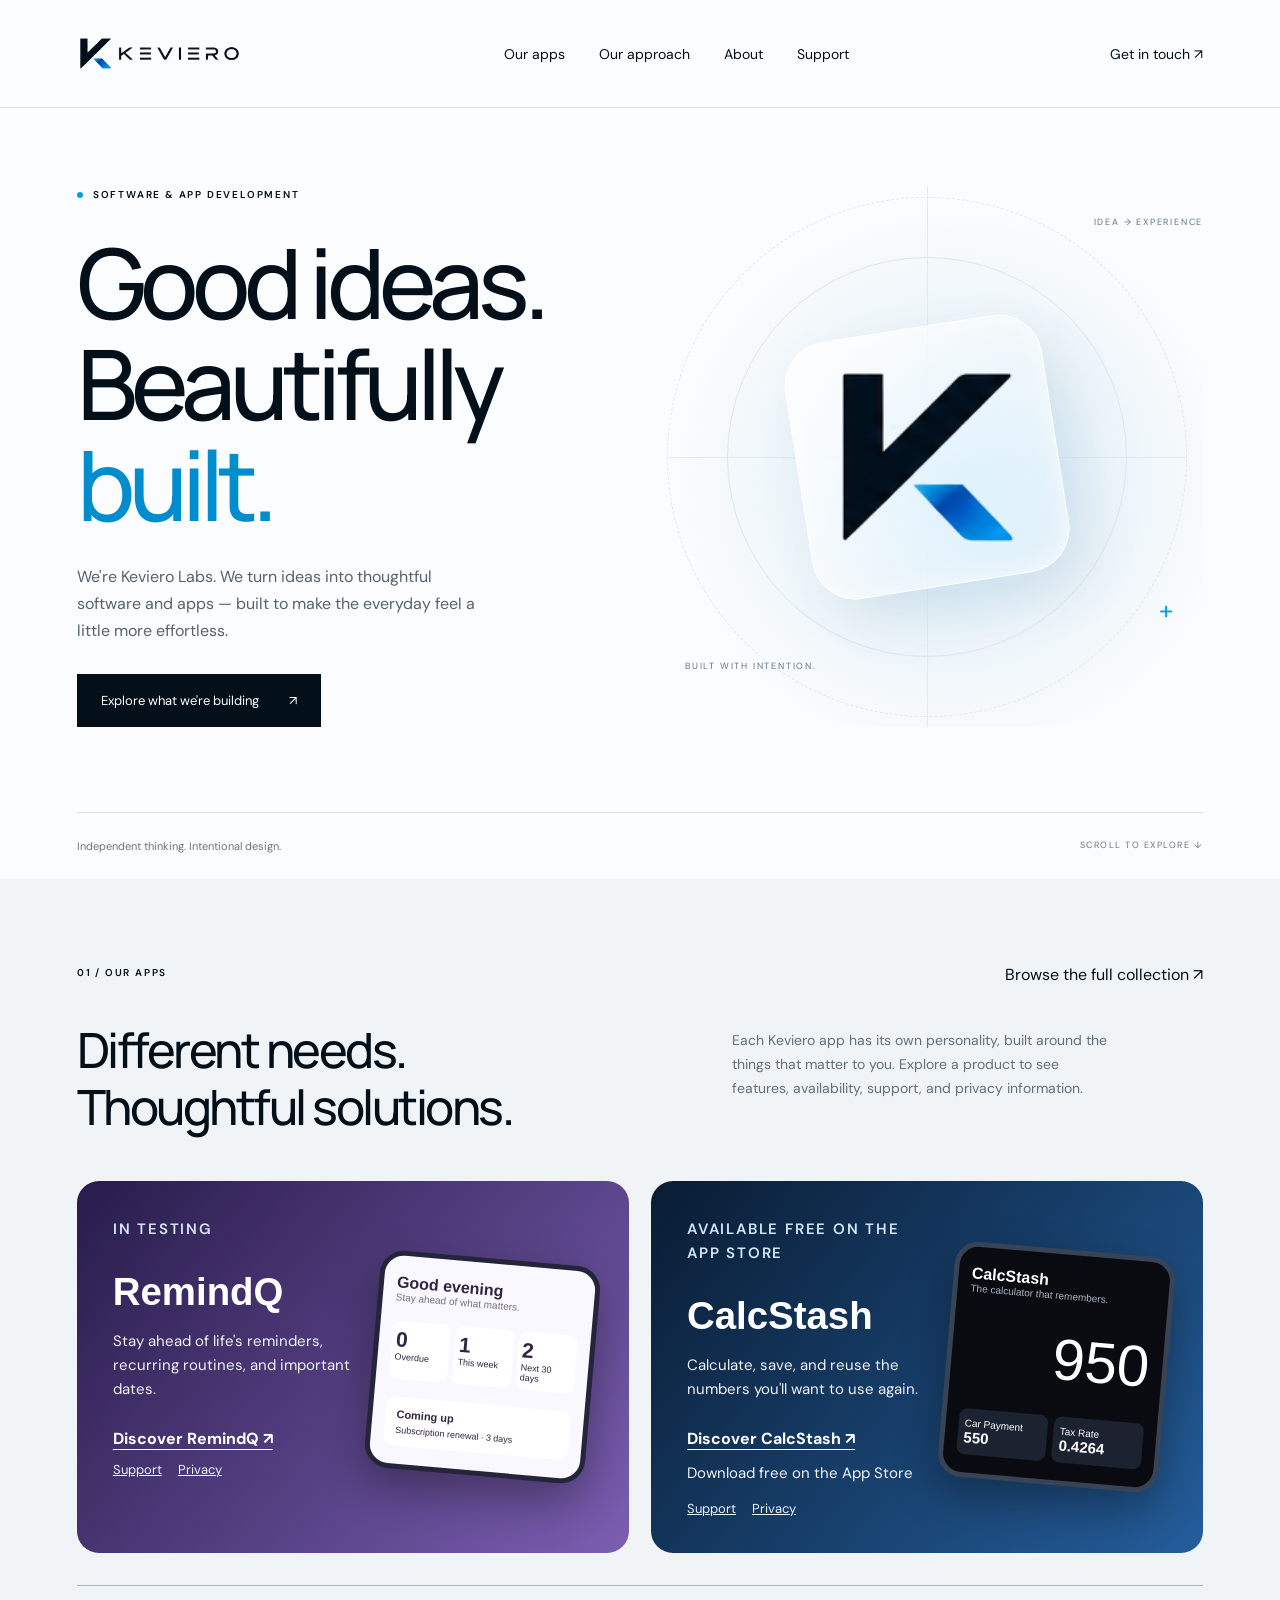
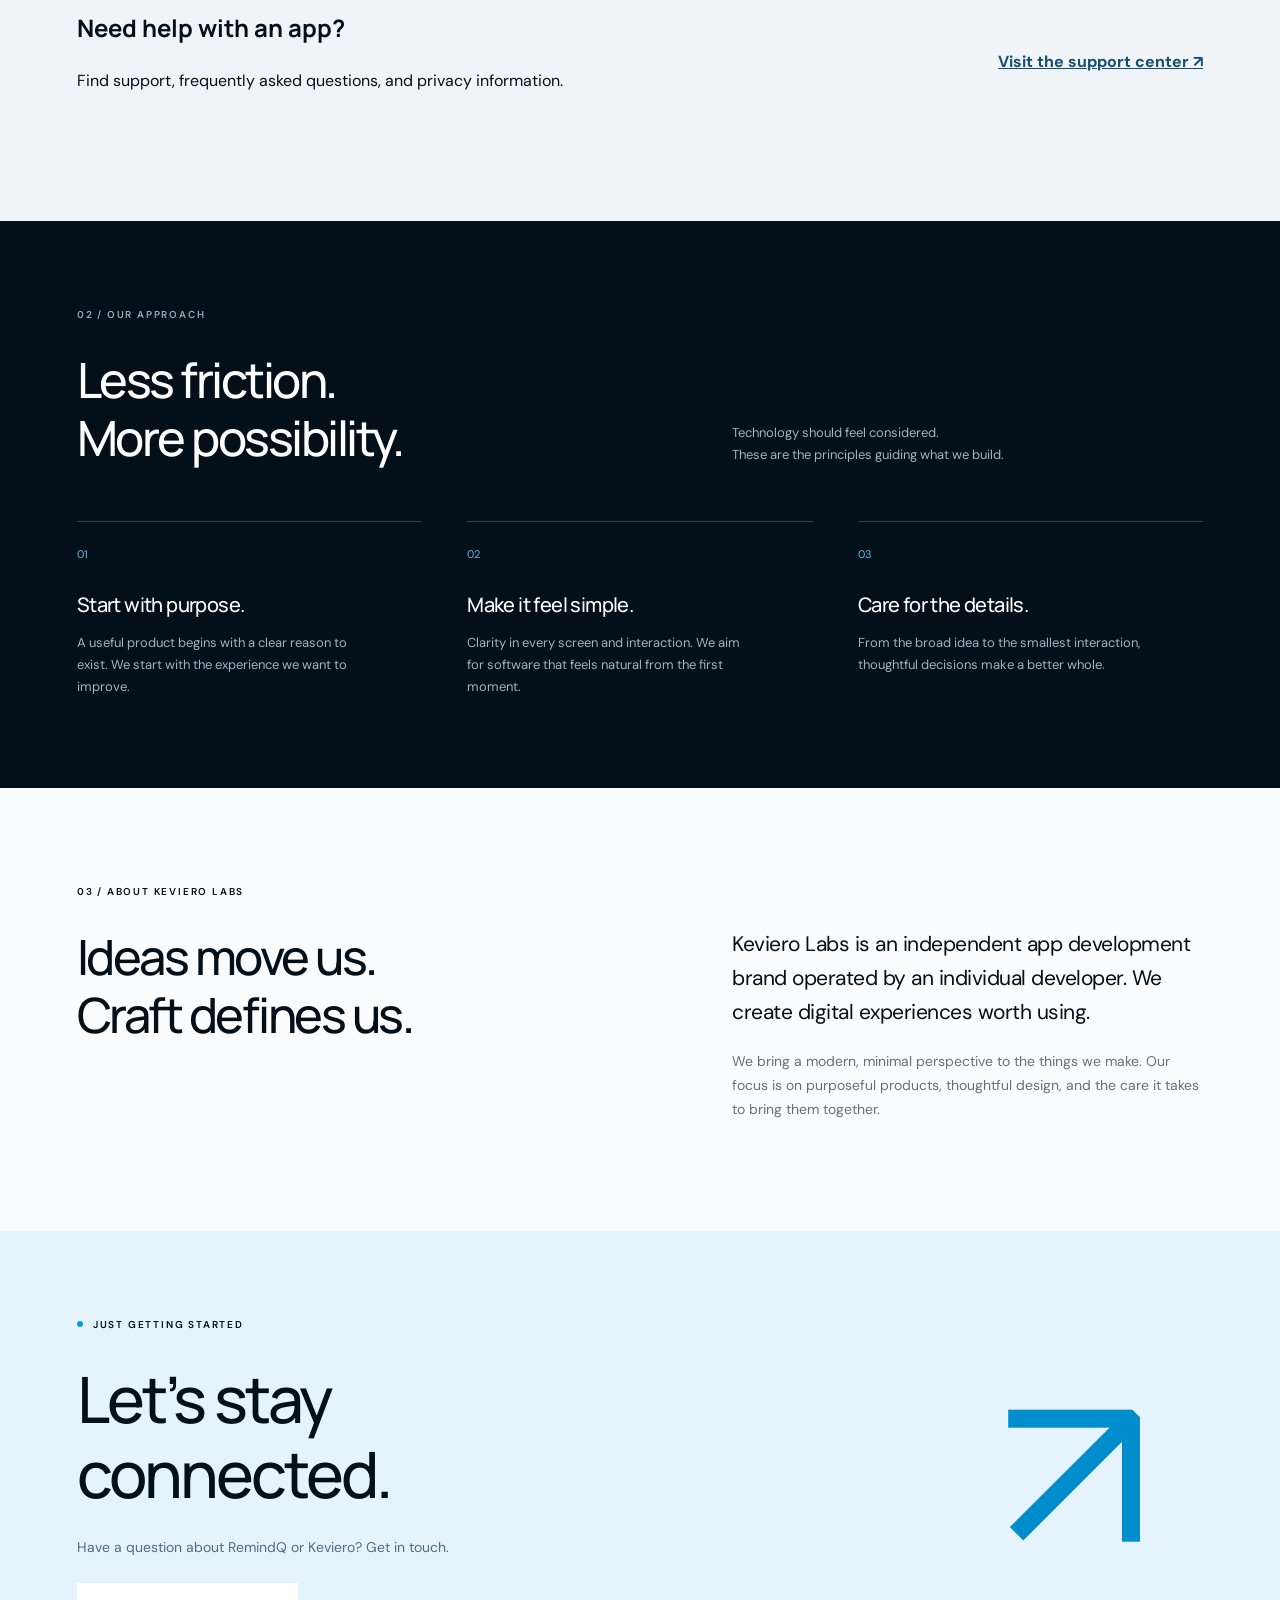
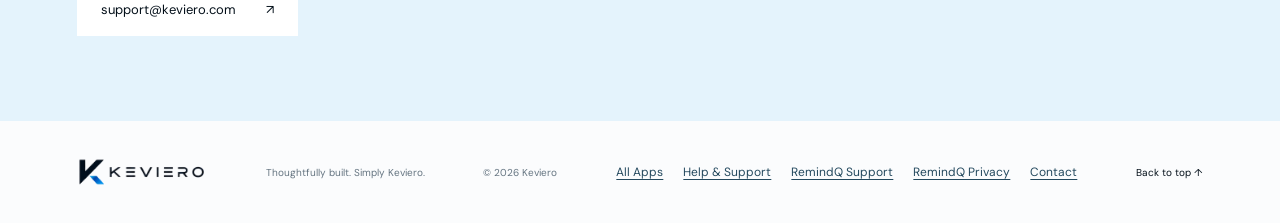
<file: index.html>
<!doctype html><html lang="en"><head><meta charset="utf-8"><meta name="viewport" content="width=device-width,initial-scale=1"><title>Keviero — Thoughtfully built software</title><meta name="description" content="Keviero creates thoughtful software and apps. Explore RemindQ, CalcStash, and EZAlbum, with app features, support, and privacy resources."><meta name="theme-color" content="#030f19"><link rel="icon" href="./favicon.ico"><link rel="stylesheet" href="./style.css"></head><body><a class="skip" href="#main">Skip to content</a><header><a class="brand" href="#" aria-label="Keviero home"><img src="./logo.png" alt="Keviero" width="640" height="144"></a><nav aria-label="Main navigation"><a href="./apps/">Our apps</a><a href="#approach">Our approach</a><a href="#about">About</a><a href="./support/">Support</a></nav><a class="header-link" href="#next">Get in touch ↗</a></header><main id="main"><section class="hero"><div><p class="eyebrow"><i></i> SOFTWARE & APP DEVELOPMENT</p><h1>Good ideas.<br>Beautifully<br><em>built.</em></h1><p class="intro">We're Keviero Labs. We turn ideas into thoughtful software and apps — built to make the everyday feel a little more effortless.</p><a class="button" href="./apps/">Explore what we're building <span>↗</span></a></div><div class="hero-art" aria-hidden="true"><div class="orbit"></div><div class="orbit second"></div><div class="axis"></div><div class="glass"><img src="./mark.png" alt="" width="144" height="144"></div><span class="art-note top">IDEA → EXPERIENCE</span><span class="art-note bottom">BUILT WITH INTENTION.</span><span class="cross">+</span></div><div class="hero-bottom"><span>Independent thinking. Intentional design.</span><a href="#apps">SCROLL TO EXPLORE ↓</a></div></section><section id="apps" class="section apps"><div class="section-top"><p class="eyebrow">01 / OUR APPS</p><a href="./apps/">Browse the full collection ↗</a></div><div class="split heading"><h2>Different needs.<br>Thoughtful solutions.</h2><p>Each Keviero app has its own personality, built around the things that matter to you. Explore a product to see features, availability, support, and privacy information.</p></div><div class="home-product-grid"><article class="home-product remindq-product"><div class="home-product-copy"><p class="eyebrow">IN TESTING</p><h3>RemindQ</h3><p>Stay ahead of life's reminders, recurring routines, and important dates.</p><a class="home-product-action" href="./remindq/">Discover RemindQ ↗</a><div class="home-product-links"><a href="./remindq/support/">Support</a><a href="./remindq/privacy/">Privacy</a></div></div><div class="home-ui-preview reminder-preview" aria-hidden="true"><strong>Good evening</strong><small>Stay ahead of what matters.</small><div class="preview-stats"><span><b>0</b>Overdue</span><span><b>1</b>This week</span><span><b>2</b>Next 30 days</span></div><div class="preview-item">Coming up <span>Subscription renewal · 3 days</span></div></div></article><article class="home-product calcstash-product"><div class="home-product-copy"><p class="eyebrow">AVAILABLE FREE ON THE APP STORE</p><h3>CalcStash</h3><p>Calculate, save, and reuse the numbers you'll want to use again.</p><a class="home-product-action" href="./calcstash/">Discover CalcStash ↗</a><p><a href="https://apps.apple.com/us/app/calcstash/id6825376806">Download free on the App Store</a></p><div class="home-product-links"><a href="./calcstash/support/">Support</a><a href="./calcstash/privacy/">Privacy</a></div></div><div class="home-ui-preview calculator-preview" aria-hidden="true"><strong>CalcStash</strong><small>The calculator that remembers.</small><div class="preview-number">950</div><div class="preview-saved"><span>Car Payment <b>550</b></span><span>Tax Rate <b>0.4264</b></span></div></div></article></div><div class="home-help"><div><h3>Need help with an app?</h3><p>Find support, frequently asked questions, and privacy information.</p></div><a href="./support/">Visit the support center ↗</a></div></section><section id="approach" class="section approach"><p class="eyebrow">02 / OUR APPROACH</p><div class="split heading"><h2>Less friction.<br>More possibility.</h2><p>Technology should feel considered.<br>These are the principles guiding what we build.</p></div><div class="principles"><article><span>01</span><h3>Start with purpose.</h3><p>A useful product begins with a clear reason to exist. We start with the experience we want to improve.</p></article><article><span>02</span><h3>Make it feel simple.</h3><p>Clarity in every screen and interaction. We aim for software that feels natural from the first moment.</p></article><article><span>03</span><h3>Care for the details.</h3><p>From the broad idea to the smallest interaction, thoughtful decisions make a better whole.</p></article></div></section><section id="about" class="section about"><p class="eyebrow">03 / ABOUT KEVIERO LABS</p><div class="split"><h2>Ideas move us.<br>Craft defines us.</h2><div><p class="large">Keviero Labs is an independent app development brand operated by an individual developer. We create digital experiences worth using.</p><p>We bring a modern, minimal perspective to the things we make. Our focus is on purposeful products, thoughtful design, and the care it takes to bring them together.</p></div></div></section><section id="next" class="section next"><div><p class="eyebrow"><i></i> JUST GETTING STARTED</p><h2>Let’s stay<br>connected.</h2><p>Have a question about RemindQ or Keviero? Get in touch.</p><a class="button light" href="mailto:support@keviero.com">support@keviero.com <span>↗</span></a></div><span class="next-arrow" aria-hidden="true">↗</span></section></main><footer><a class="brand" href="#" aria-label="Keviero home"><img src="./logo.png" alt="Keviero" width="640" height="144" loading="lazy"></a><p>Thoughtfully built. Simply Keviero.</p><span>© 2026 Keviero</span><nav class="footer-links" aria-label="Footer links"><a href="./apps/">All Apps</a><a href="./support/">Help &amp; Support</a><a href="./remindq/support/">RemindQ Support</a><a href="./remindq/privacy/">RemindQ Privacy</a><a href="mailto:support@keviero.com">Contact</a></nav><a href="#">Back to top ↑</a></footer></body></html>
</file>
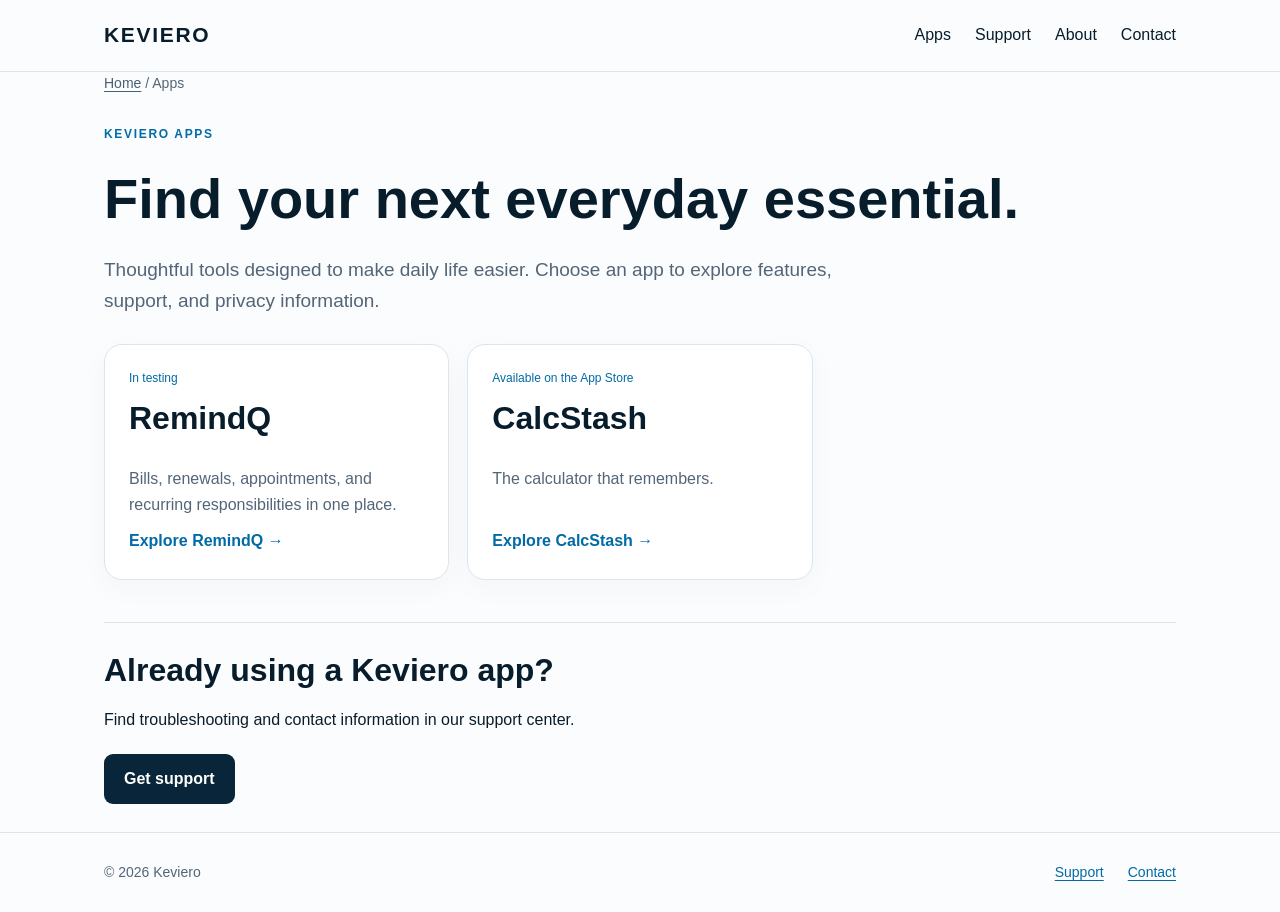
<file: apps/index.html>
<!doctype html><html lang="en"><head><meta charset="utf-8"><meta name="viewport" content="width=device-width,initial-scale=1"><title>Apps | Keviero</title><meta name="description" content="Explore RemindQ and CalcStash apps by Keviero Labs."><link rel="stylesheet" href="../assets/site.css"></head><body><header class="site-header"><div class="wrap"><a class="brand" href="../">KEVIERO</a><nav class="site-nav" aria-label="Main navigation"><a href="./" aria-current="page">Apps</a><a href="../support/">Support</a><a href="../#about">About</a><a href="mailto:support@keviero.com">Contact</a></nav></div></header><main class="wrap"><div class="crumbs"><a href="../">Home</a> / Apps</div><p class="eyebrow">Keviero Apps</p><h1>Find your next everyday essential.</h1><p class="lede">Thoughtful tools designed to make daily life easier. Choose an app to explore features, support, and privacy information.</p><div class="grid"><a class="tile" href="../remindq/"><span class="status">In testing</span><h2>RemindQ</h2><p>Bills, renewals, appointments, and recurring responsibilities in one place.</p><span class="action">Explore RemindQ →</span></a><a class="tile" href="../calcstash/"><span class="status">Available on the App Store</span><h2>CalcStash</h2><p>The calculator that remembers.</p><span class="action">Explore CalcStash →</span></a></div><div class="section"><h2>Already using a Keviero app?</h2><p>Find troubleshooting and contact information in our support center.</p><a class="button" href="../support/">Get support</a></div></main><footer class="site-footer"><div class="wrap"><span>© 2026 Keviero</span><div class="links"><a href="../support/">Support</a><a href="mailto:support@keviero.com">Contact</a></div></div></footer></body></html>
</file>
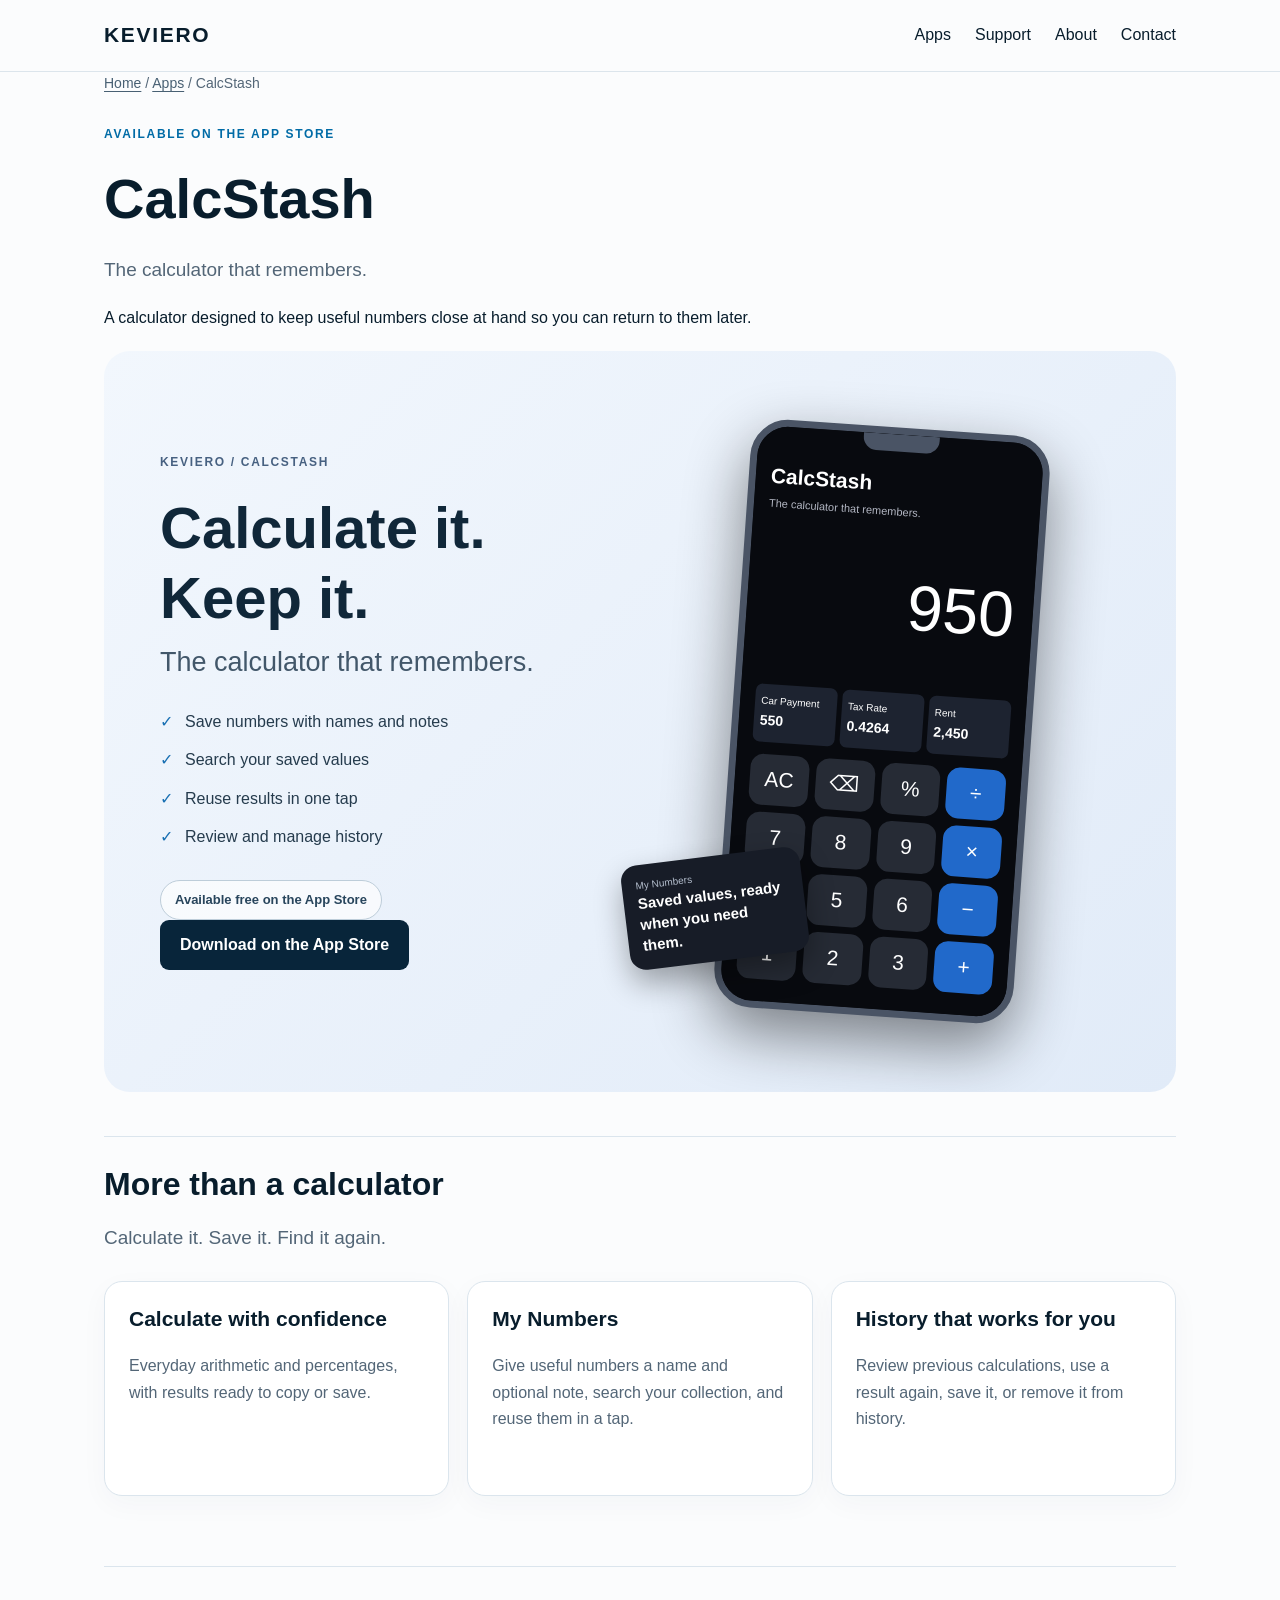
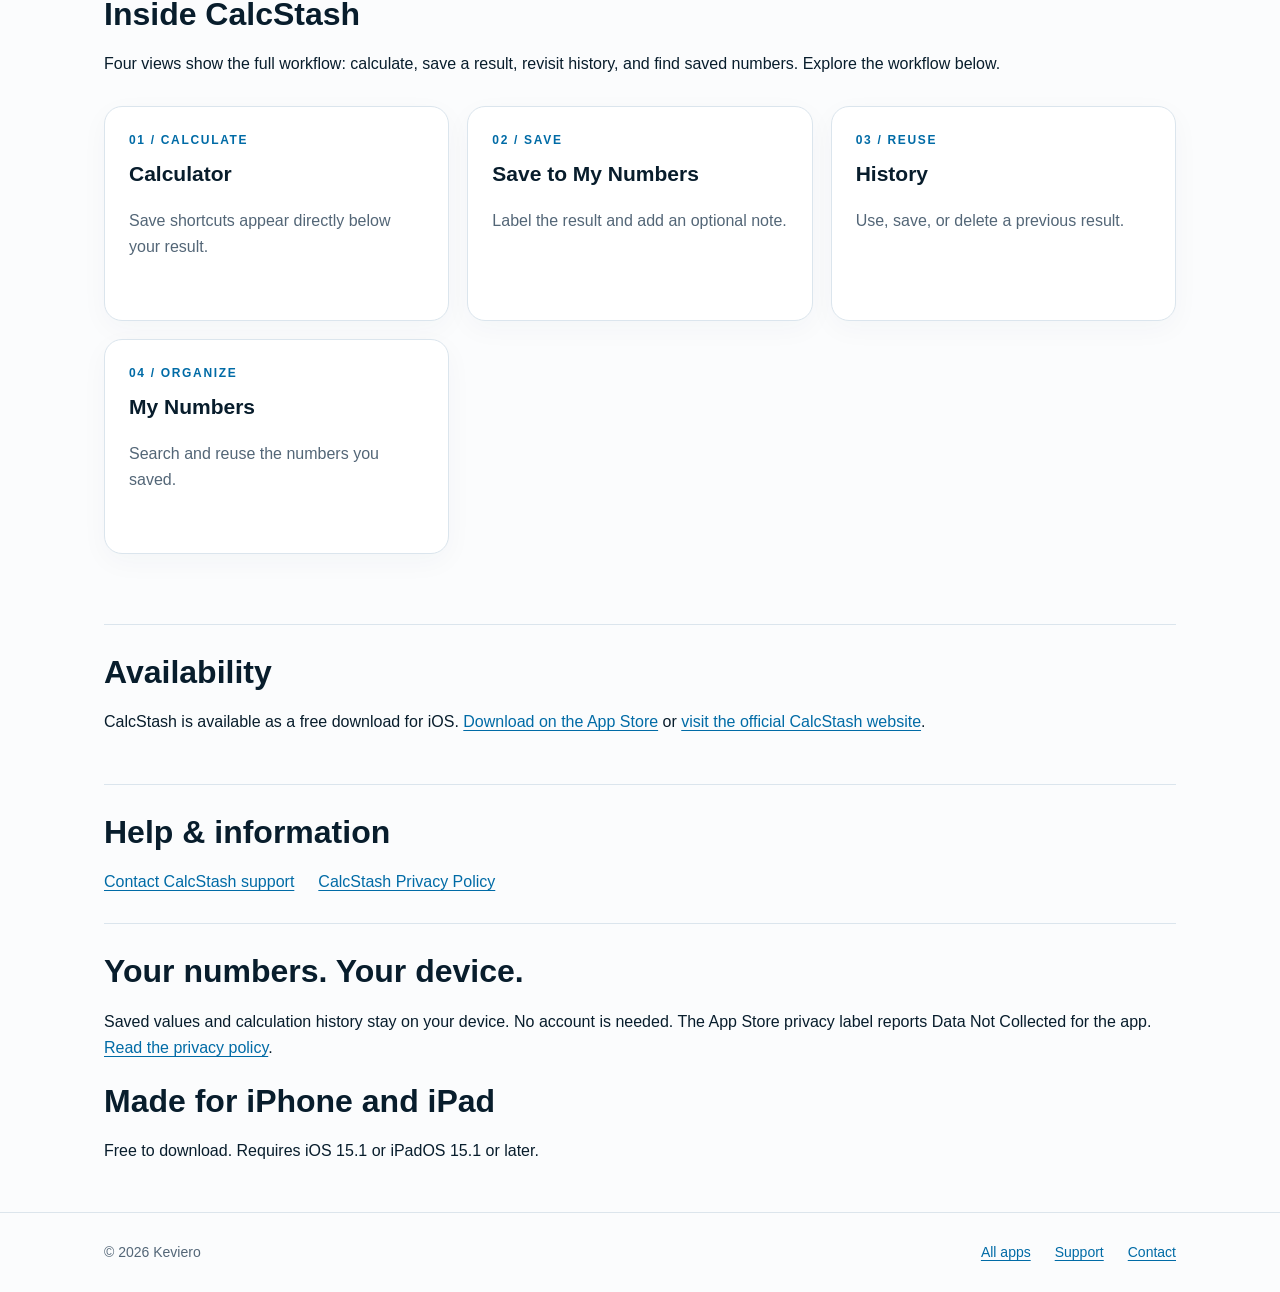
<file: calcstash/index.html>
<!doctype html><html lang="en"><head><meta charset="utf-8"><meta name="viewport" content="width=device-width,initial-scale=1"><title>CalcStash | Keviero Apps</title><meta name="description" content="A calculator designed to keep useful numbers close at hand so you can return to them later."><link rel="stylesheet" href="../assets/site.css"></head><body><header class="site-header"><div class="wrap"><a class="brand" href="../">KEVIERO</a><nav class="site-nav" aria-label="Main navigation"><a href="../apps/">Apps</a><a href="../support/">Support</a><a href="../#about">About</a><a href="mailto:support@keviero.com">Contact</a></nav></div></header><main class="wrap"><div class="crumbs"><a href="../">Home</a> / <a href="../apps/">Apps</a> / CalcStash</div><p class="eyebrow">Available on the App Store</p><h1>CalcStash</h1><p class="lede">The calculator that remembers.</p><p>A calculator designed to keep useful numbers close at hand so you can return to them later.</p><section class="editorial calcstash" aria-label="CalcStash product showcase"><div><p class="eyebrow">KEVIERO / CALCSTASH</p><h2>Calculate it.<br>Keep it.</h2><p class="tagline">The calculator that remembers.</p><ul class="features"><li>Save numbers with names and notes</li><li>Search your saved values</li><li>Reuse results in one tap</li><li>Review and manage history</li></ul><span class="status-note">Available free on the App Store</span><p><a class="button" href="https://apps.apple.com/us/app/calcstash/id6825376806">Download on the App Store</a></p></div><div class="visual"><div class="phone calc" aria-label="Illustration of CalcStash calculator based on actual app interface"><div class="phone-screen"><div class="phone-top"></div><h3>CalcStash</h3><p>The calculator that remembers.</p><div class="calc-display">950</div><div class="calc-saved"><span>Car Payment<strong>550</strong></span><span>Tax Rate<strong>0.4264</strong></span><span>Rent<strong>2,450</strong></span></div><div class="keys"><span>AC</span><span>⌫</span><span>%</span><span>÷</span><span>7</span><span>8</span><span>9</span><span>×</span><span>4</span><span>5</span><span>6</span><span>−</span><span>1</span><span>2</span><span>3</span><span>+</span></div></div></div><div class="floating"><small>My Numbers</small><strong>Saved values, ready when you need them.</strong></div></div></section><div class="section"><h2>More than a calculator</h2><p class="lede">Calculate it. Save it. Find it again.</p><div class="grid"><div class="tile"><h3>Calculate with confidence</h3><p>Everyday arithmetic and percentages, with results ready to copy or save.</p></div><div class="tile"><h3>My Numbers</h3><p>Give useful numbers a name and optional note, search your collection, and reuse them in a tap.</p></div><div class="tile"><h3>History that works for you</h3><p>Review previous calculations, use a result again, save it, or remove it from history.</p></div></div></div><div class="section"><h2>Inside CalcStash</h2><p>Four views show the full workflow: calculate, save a result, revisit history, and find saved numbers. Explore the workflow below.</p><div class="grid"><div class="tile"><span class="eyebrow">01 / Calculate</span><h3>Calculator</h3><p>Save shortcuts appear directly below your result.</p></div><div class="tile"><span class="eyebrow">02 / Save</span><h3>Save to My Numbers</h3><p>Label the result and add an optional note.</p></div><div class="tile"><span class="eyebrow">03 / Reuse</span><h3>History</h3><p>Use, save, or delete a previous result.</p></div><div class="tile"><span class="eyebrow">04 / Organize</span><h3>My Numbers</h3><p>Search and reuse the numbers you saved.</p></div></div></div><div class="section"><h2>Availability</h2><p>CalcStash is available as a free download for iOS. <a href="https://apps.apple.com/us/app/calcstash/id6825376806">Download on the App Store</a> or <a href="https://calc-stash.com/">visit the official CalcStash website</a>.</p></div><div class="section"><h2>Help &amp; information</h2><div class="links"><a href="./support/">Contact CalcStash support</a><span class="muted"><a href="./privacy/">CalcStash Privacy Policy</a></span></div></div><section class="section"><h2>Your numbers. Your device.</h2><p>Saved values and calculation history stay on your device. No account is needed. The App Store privacy label reports Data Not Collected for the app. <a href="https://calc-stash.com/privacy/">Read the privacy policy</a>.</p><h2>Made for iPhone and iPad</h2><p>Free to download. Requires iOS 15.1 or iPadOS 15.1 or later.</p></section></main><footer class="site-footer"><div class="wrap"><span>© 2026 Keviero</span><div class="links"><a href="../apps/">All apps</a><a href="../support/">Support</a><a href="mailto:support@keviero.com">Contact</a></div></div></footer></body></html>
</file>
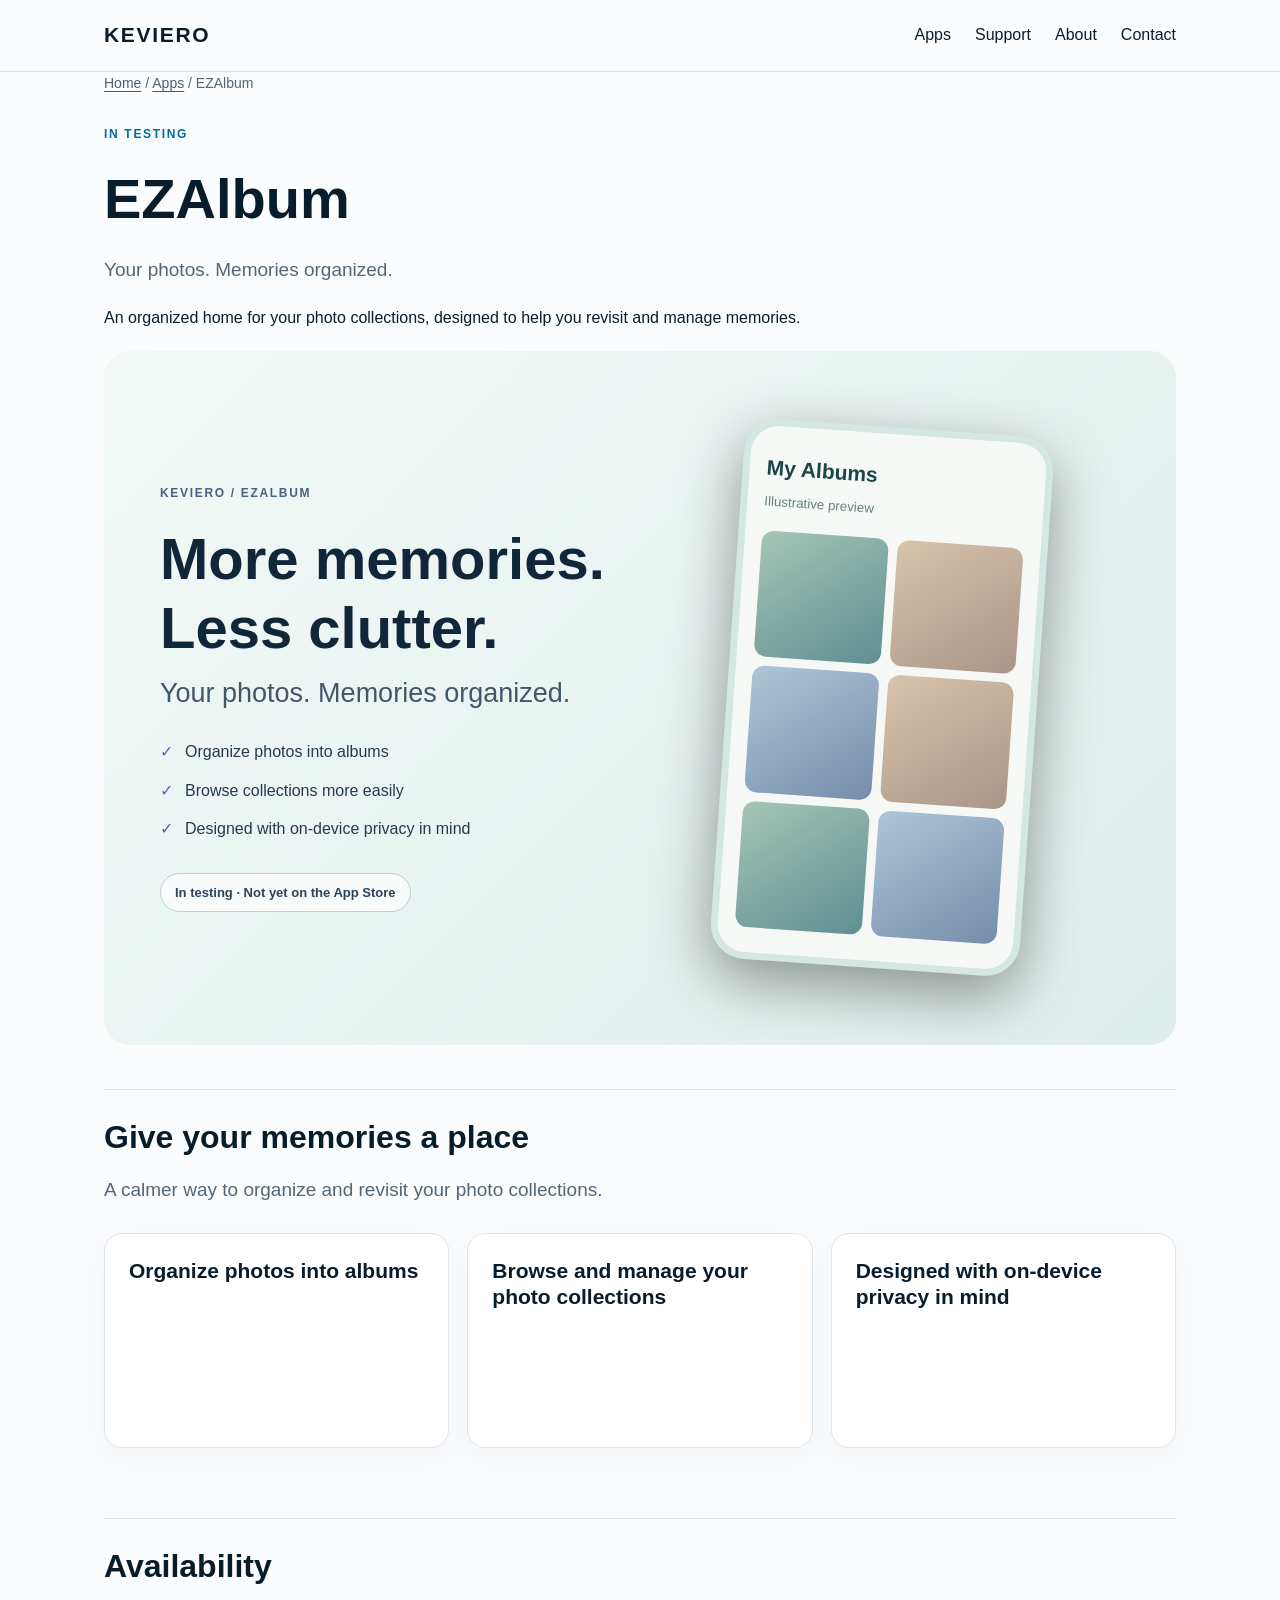
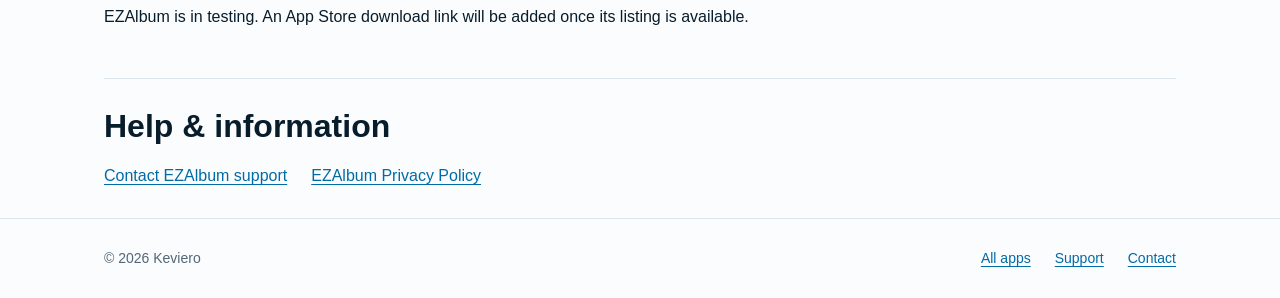
<file: ezalbum/index.html>
<!doctype html><html lang="en"><head><meta name="robots" content="noindex,nofollow,noarchive"><meta charset="utf-8"><meta name="viewport" content="width=device-width,initial-scale=1"><title>EZAlbum | Keviero Apps</title><meta name="description" content="An organized home for your photo collections, designed to help you revisit and manage memories."><link rel="stylesheet" href="../assets/site.css"></head><body><header class="site-header"><div class="wrap"><a class="brand" href="../">KEVIERO</a><nav class="site-nav" aria-label="Main navigation"><a href="../apps/">Apps</a><a href="../support/">Support</a><a href="../#about">About</a><a href="mailto:support@keviero.com">Contact</a></nav></div></header><main class="wrap"><div class="crumbs"><a href="../">Home</a> / <a href="../apps/">Apps</a> / EZAlbum</div><p class="eyebrow">In testing</p><h1>EZAlbum</h1><p class="lede">Your photos. Memories organized.</p><p>An organized home for your photo collections, designed to help you revisit and manage memories.</p><section class="editorial ezalbum-editorial" aria-label="EZAlbum editorial product preview"><div><p class="eyebrow">KEVIERO / EZALBUM</p><h2>More memories.<br>Less clutter.</h2><p class="tagline">Your photos. Memories organized.</p><ul class="features"><li>Organize photos into albums</li><li>Browse collections more easily</li><li>Designed with on-device privacy in mind</li></ul><span class="status-note">In testing · Not yet on the App Store</span></div><div class="visual"><div class="album-editorial-device" aria-label="Conceptual photo album illustration, not an actual app screenshot"><div class="album-editorial-head"><strong>My Albums</strong><small>Illustrative preview</small></div><div class="album-editorial-grid"><span></span><span></span><span></span><span></span><span></span><span></span></div></div></div></section><div class="section"><h2>Give your memories a place</h2><p class="lede">A calmer way to organize and revisit your photo collections.</p><div class="grid"><div class="tile"><h3>Organize photos into albums</h3></div><div class="tile"><h3>Browse and manage your photo collections</h3></div><div class="tile"><h3>Designed with on-device privacy in mind</h3></div></div></div><div class="section"><h2>Availability</h2><p>EZAlbum is in testing. An App Store download link will be added once its listing is available.</p></div><div class="section"><h2>Help &amp; information</h2><div class="links"><a href="./support/">Contact EZAlbum support</a><span class="muted"><a href="./privacy/">EZAlbum Privacy Policy</a></span></div></div></main><footer class="site-footer"><div class="wrap"><span>© 2026 Keviero</span><div class="links"><a href="../apps/">All apps</a><a href="../support/">Support</a><a href="mailto:support@keviero.com">Contact</a></div></div></footer></body></html>
</file>
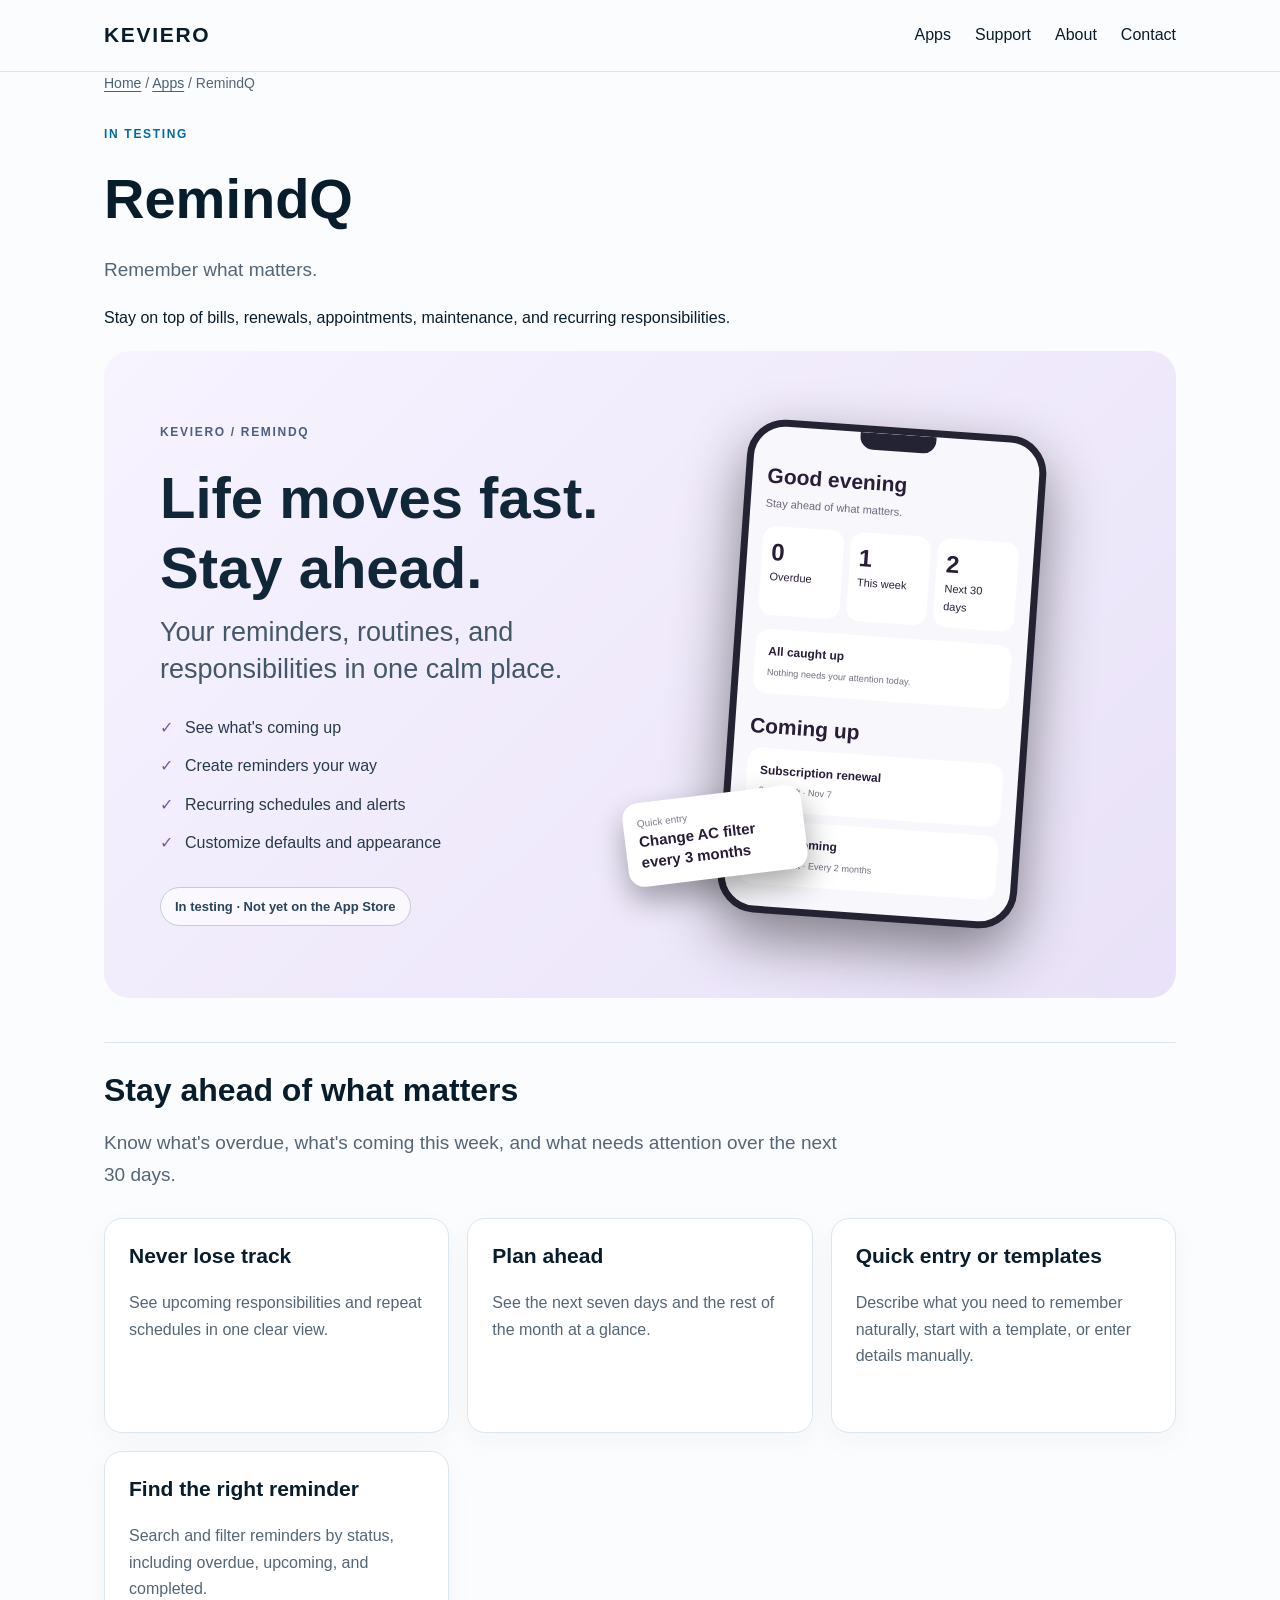
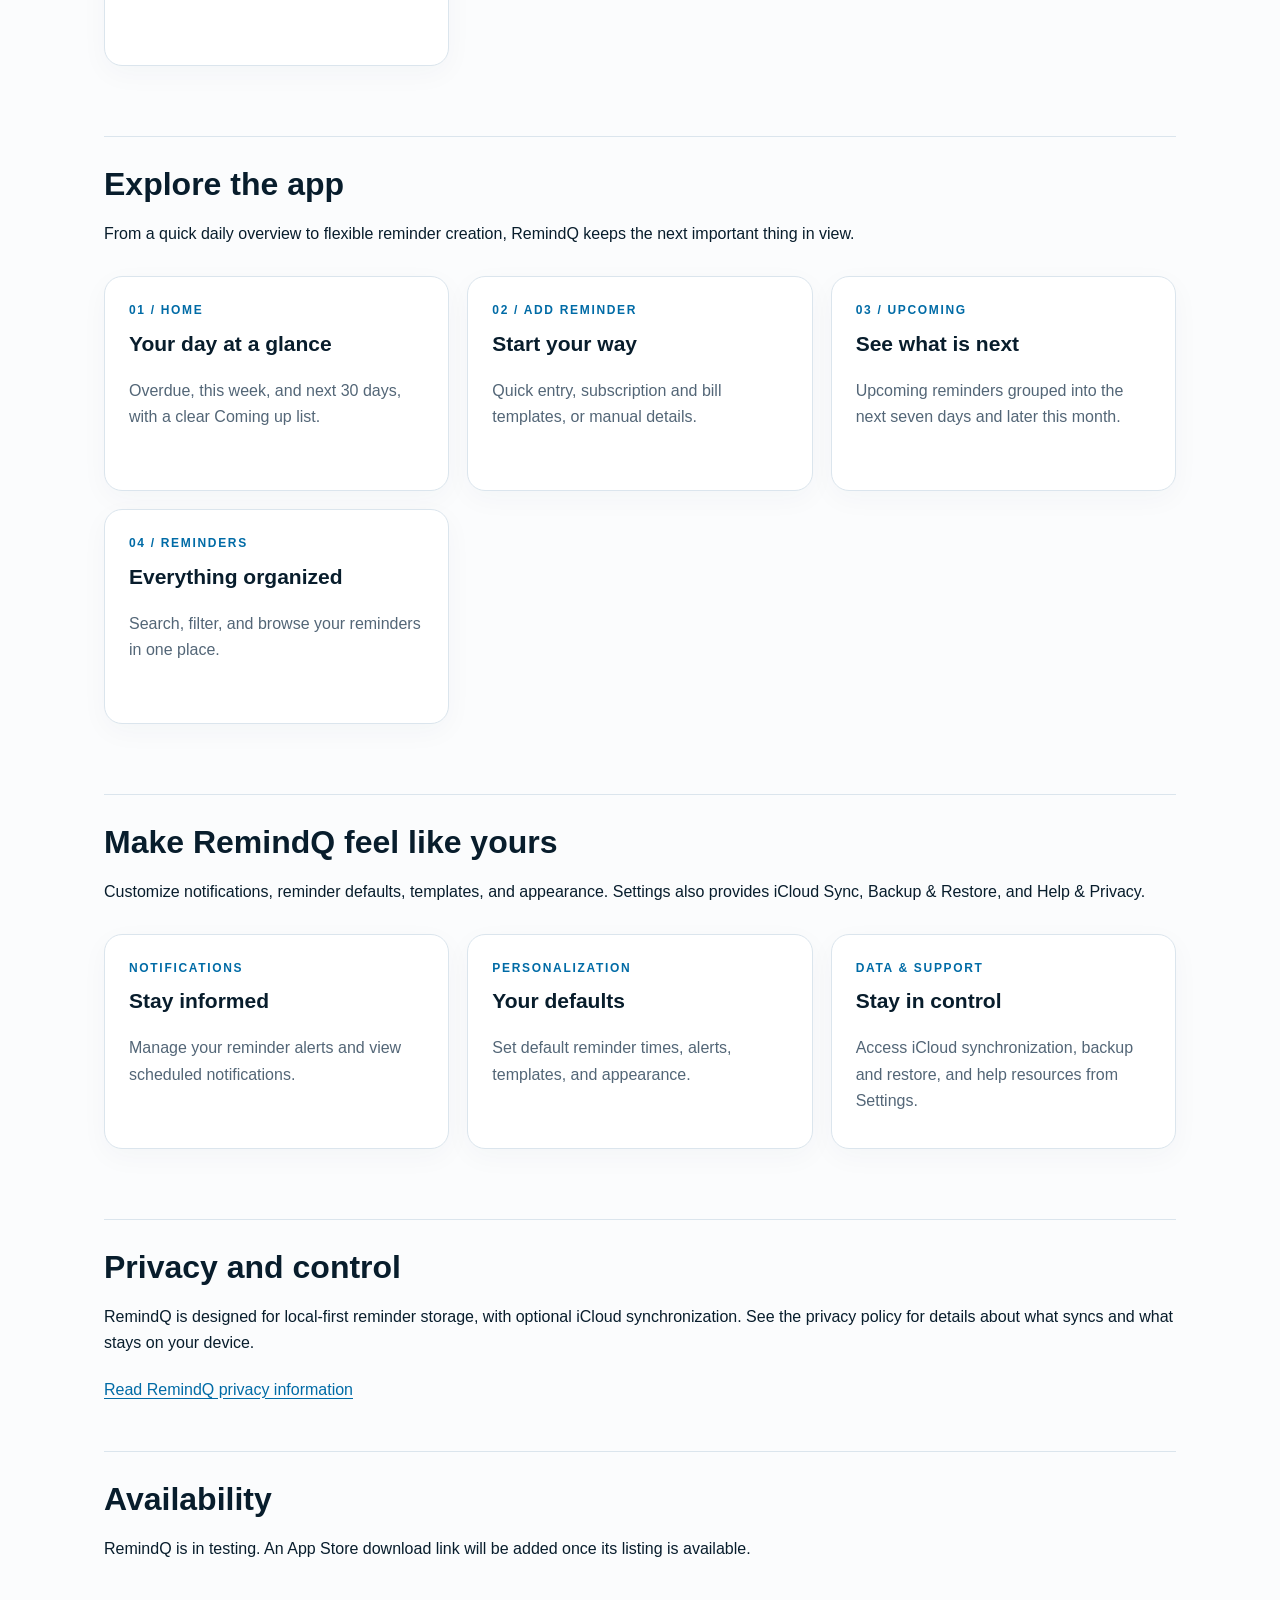
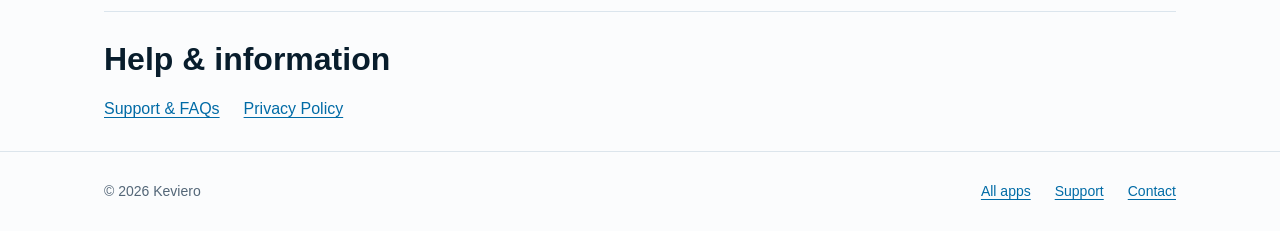
<file: remindq/index.html>
<!doctype html><html lang="en"><head><meta charset="utf-8"><meta name="viewport" content="width=device-width,initial-scale=1"><title>RemindQ | Keviero Apps</title><meta name="description" content="Stay ahead of subscriptions, bills, appointments, maintenance, and everyday responsibilities."><link rel="stylesheet" href="../assets/site.css"></head><body><header class="site-header"><div class="wrap"><a class="brand" href="../">KEVIERO</a><nav class="site-nav" aria-label="Main navigation"><a href="../apps/">Apps</a><a href="../support/">Support</a><a href="../#about">About</a><a href="mailto:support@keviero.com">Contact</a></nav></div></header><main class="wrap"><div class="crumbs"><a href="../">Home</a> / <a href="../apps/">Apps</a> / RemindQ</div><p class="eyebrow">In testing</p><h1>RemindQ</h1><p class="lede">Remember what matters.</p><p>Stay on top of bills, renewals, appointments, maintenance, and recurring responsibilities.</p><section class="editorial remindq" aria-label="RemindQ product showcase"><div><p class="eyebrow">KEVIERO / REMINDQ</p><h2>Life moves fast.<br>Stay ahead.</h2><p class="tagline">Your reminders, routines, and responsibilities in one calm place.</p><ul class="features"><li>See what's coming up</li><li>Create reminders your way</li><li>Recurring schedules and alerts</li><li>Customize defaults and appearance</li></ul><span class="status-note">In testing · Not yet on the App Store</span></div><div class="visual"><div class="phone" aria-label="Illustration of RemindQ's Home screen based on actual app interface"><div class="phone-screen"><div class="phone-top"></div><h3>Good evening</h3><p>Stay ahead of what matters.</p><div class="mini-stats"><span><strong>0</strong>Overdue</span><span><strong>1</strong>This week</span><span><strong>2</strong>Next 30 days</span></div><div class="mini-card"><strong>All caught up</strong><small>Nothing needs your attention today.</small></div><h3 style="margin-top:20px">Coming up</h3><div class="mini-card"><strong>Subscription renewal</strong><small>3 days left · Nov 7</small></div><div class="mini-card"><strong>Dog grooming</strong><small>12 days left · Every 2 months</small></div></div></div><div class="floating"><small>Quick entry</small><strong>Change AC filter every 3 months</strong></div></div></section><div class="section"><h2>Stay ahead of what matters</h2><p class="lede">Know what's overdue, what's coming this week, and what needs attention over the next 30 days.</p><div class="grid"><div class="tile"><h3>Never lose track</h3><p>See upcoming responsibilities and repeat schedules in one clear view.</p></div><div class="tile"><h3>Plan ahead</h3><p>See the next seven days and the rest of the month at a glance.</p></div><div class="tile"><h3>Quick entry or templates</h3><p>Describe what you need to remember naturally, start with a template, or enter details manually.</p></div><div class="tile"><h3>Find the right reminder</h3><p>Search and filter reminders by status, including overdue, upcoming, and completed.</p></div></div></div><div class="section"><h2>Explore the app</h2><p>From a quick daily overview to flexible reminder creation, RemindQ keeps the next important thing in view.</p><div class="grid"><div class="tile"><span class="eyebrow">01 / Home</span><h3>Your day at a glance</h3><p>Overdue, this week, and next 30 days, with a clear Coming up list.</p></div><div class="tile"><span class="eyebrow">02 / Add reminder</span><h3>Start your way</h3><p>Quick entry, subscription and bill templates, or manual details.</p></div><div class="tile"><span class="eyebrow">03 / Upcoming</span><h3>See what is next</h3><p>Upcoming reminders grouped into the next seven days and later this month.</p></div><div class="tile"><span class="eyebrow">04 / Reminders</span><h3>Everything organized</h3><p>Search, filter, and browse your reminders in one place.</p></div></div></div><div class="section"><h2>Make RemindQ feel like yours</h2><p>Customize notifications, reminder defaults, templates, and appearance. Settings also provides iCloud Sync, Backup &amp; Restore, and Help &amp; Privacy.</p><div class="grid"><div class="tile"><span class="eyebrow">Notifications</span><h3>Stay informed</h3><p>Manage your reminder alerts and view scheduled notifications.</p></div><div class="tile"><span class="eyebrow">Personalization</span><h3>Your defaults</h3><p>Set default reminder times, alerts, templates, and appearance.</p></div><div class="tile"><span class="eyebrow">Data &amp; support</span><h3>Stay in control</h3><p>Access iCloud synchronization, backup and restore, and help resources from Settings.</p></div></div></div><div class="section"><h2>Privacy and control</h2><p>RemindQ is designed for local-first reminder storage, with optional iCloud synchronization. See the privacy policy for details about what syncs and what stays on your device.</p><p><a href="./privacy/">Read RemindQ privacy information</a></p></div><div class="section"><h2>Availability</h2><p>RemindQ is in testing. An App Store download link will be added once its listing is available.</p></div><div class="section"><h2>Help &amp; information</h2><div class="links"><a href="./support/">Support &amp; FAQs</a><a href="./privacy/">Privacy Policy</a></div></div></main><footer class="site-footer"><div class="wrap"><span>© 2026 Keviero</span><div class="links"><a href="../apps/">All apps</a><a href="../support/">Support</a><a href="mailto:support@keviero.com">Contact</a></div></div></footer></body></html>
</file>
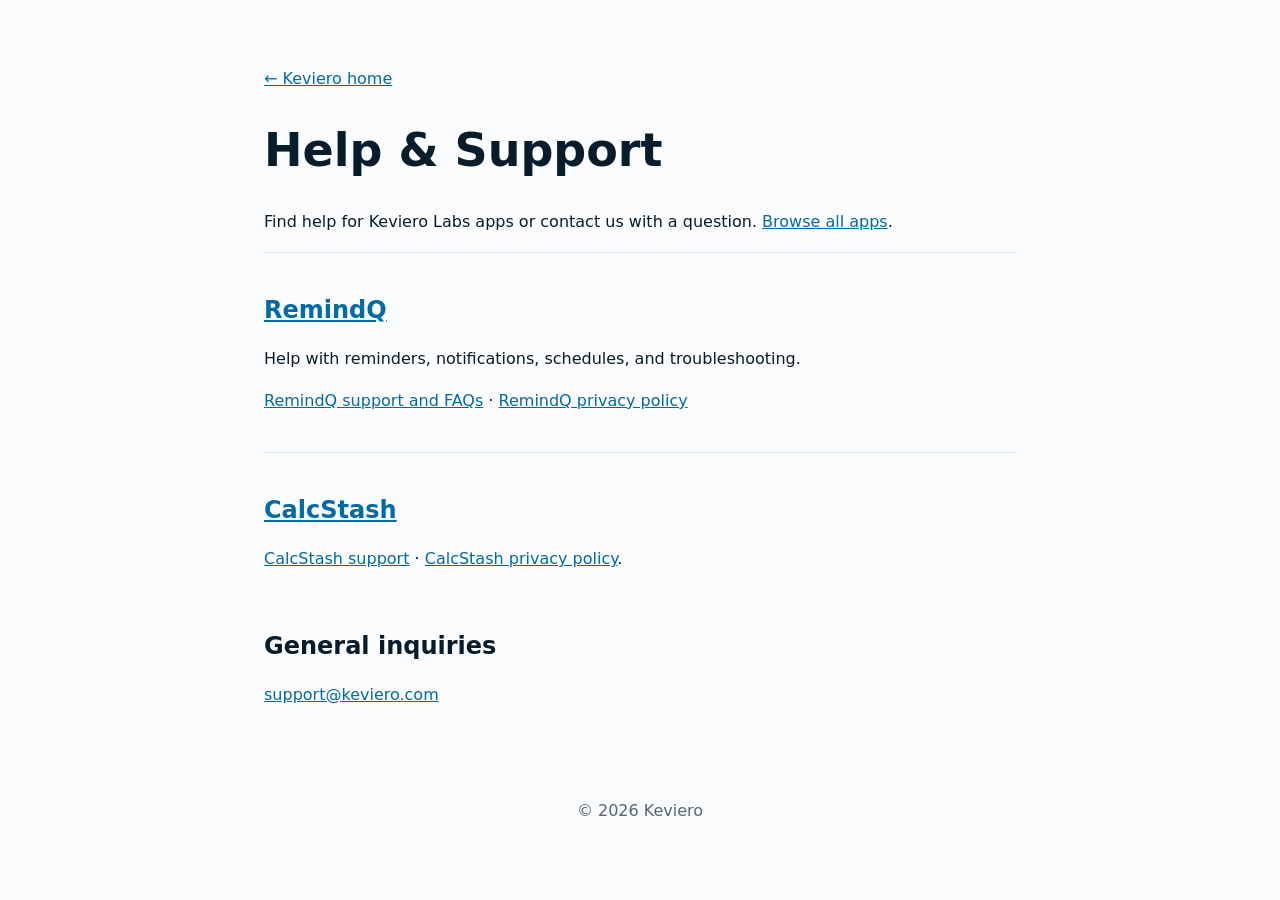
<file: support/index.html>
<!doctype html><html lang="en"><head><meta charset="utf-8"><meta name="viewport" content="width=device-width,initial-scale=1"><title>Support | Keviero</title><meta name="description" content="Find help and privacy information for Keviero apps."><style>*{box-sizing:border-box}body{margin:0;background:#fbfcfd;color:#081d2c;font:16px/1.65 system-ui,-apple-system,sans-serif}main{max-width:800px;margin:auto;padding:50px 24px}h1{font-size:clamp(30px,6vw,46px);letter-spacing:normal;line-height:1.2}h2{font-size:24px;letter-spacing:normal;line-height:1.3}a{color:#006ba6}article{border-top:1px solid #dbe5ed;padding:22px 0}p{max-width:680px}footer{padding:24px;text-align:center;color:#536677}</style></head><body><main><p><a href="../">← Keviero home</a></p><h1>Help &amp; Support</h1><p>Find help for Keviero Labs apps or contact us with a question. <a href="../apps/">Browse all apps</a>.</p><article><h2><a href="../remindq/">RemindQ</a></h2><p>Help with reminders, notifications, schedules, and troubleshooting.</p><p><a href="../remindq/support/">RemindQ support and FAQs</a> · <a href="../remindq/privacy/">RemindQ privacy policy</a></p></article><article><h2><a href="../calcstash/">CalcStash</a></h2><p><a href="../calcstash/support/">CalcStash support</a> · <a href="../calcstash/privacy/">CalcStash privacy policy</a>.</p></article><h2>General inquiries</h2><p><a href="mailto:support@keviero.com">support@keviero.com</a></p></main><footer>© 2026 Keviero</footer></body></html>
</file>
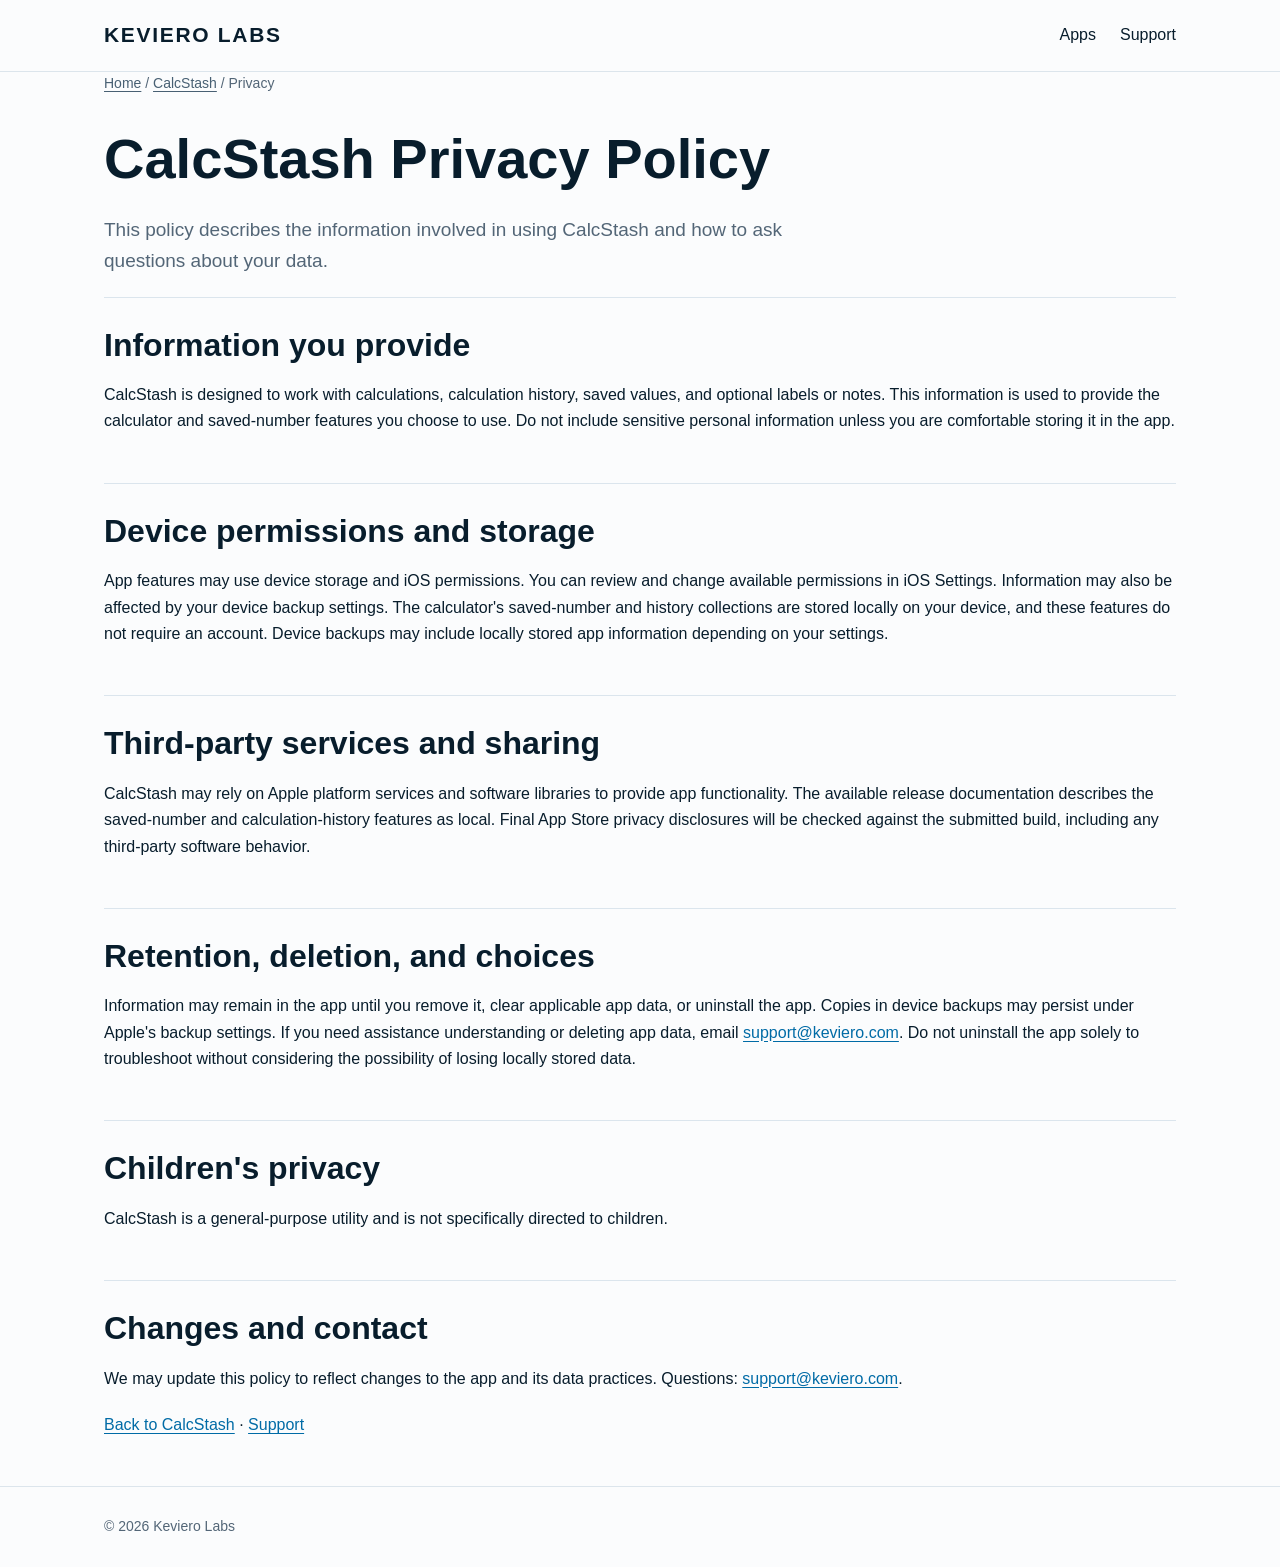
<file: calcstash/privacy/index.html>
<!doctype html><html lang="en"><head><meta charset="utf-8"><meta name="viewport" content="width=device-width,initial-scale=1"><title>CalcStash Privacy Policy | Keviero Labs</title><meta name="description" content="Privacy information and support for CalcStash by Keviero Labs."><link rel="stylesheet" href="../../assets/site.css"></head><body><header class="site-header"><div class="wrap"><a class="brand" href="../../">KEVIERO LABS</a><nav class="site-nav" aria-label="Main navigation"><a href="../../apps/">Apps</a><a href="../../support/">Support</a></nav></div></header><main class="wrap"><p class="crumbs"><a href="../../">Home</a> / <a href="../">CalcStash</a> / Privacy</p><h1>CalcStash Privacy Policy</h1><p class="lede">This policy describes the information involved in using CalcStash and how to ask questions about your data.</p><section class="section"><h2>Information you provide</h2><p>CalcStash is designed to work with calculations, calculation history, saved values, and optional labels or notes. This information is used to provide the calculator and saved-number features you choose to use. Do not include sensitive personal information unless you are comfortable storing it in the app.</p></section><section class="section"><h2>Device permissions and storage</h2><p>App features may use device storage and iOS permissions. You can review and change available permissions in iOS Settings. Information may also be affected by your device backup settings. The calculator's saved-number and history collections are stored locally on your device, and these features do not require an account. Device backups may include locally stored app information depending on your settings.</p></section><section class="section"><h2>Third-party services and sharing</h2><p>CalcStash may rely on Apple platform services and software libraries to provide app functionality. The available release documentation describes the saved-number and calculation-history features as local. Final App Store privacy disclosures will be checked against the submitted build, including any third-party software behavior.</p></section><section class="section"><h2>Retention, deletion, and choices</h2><p>Information may remain in the app until you remove it, clear applicable app data, or uninstall the app. Copies in device backups may persist under Apple's backup settings. If you need assistance understanding or deleting app data, email <a href="mailto:support@keviero.com?subject=CalcStash%20privacy">support@keviero.com</a>. Do not uninstall the app solely to troubleshoot without considering the possibility of losing locally stored data.</p></section><section class="section"><h2>Children's privacy</h2><p>CalcStash is a general-purpose utility and is not specifically directed to children.</p></section><section class="section"><h2>Changes and contact</h2><p>We may update this policy to reflect changes to the app and its data practices. Questions: <a href="mailto:support@keviero.com?subject=CalcStash%20privacy">support@keviero.com</a>.</p><p><a href="../">Back to CalcStash</a> · <a href="../../support/">Support</a></p></section></main><footer class="site-footer"><div class="wrap">© 2026 Keviero Labs</div></footer></body></html>
</file>
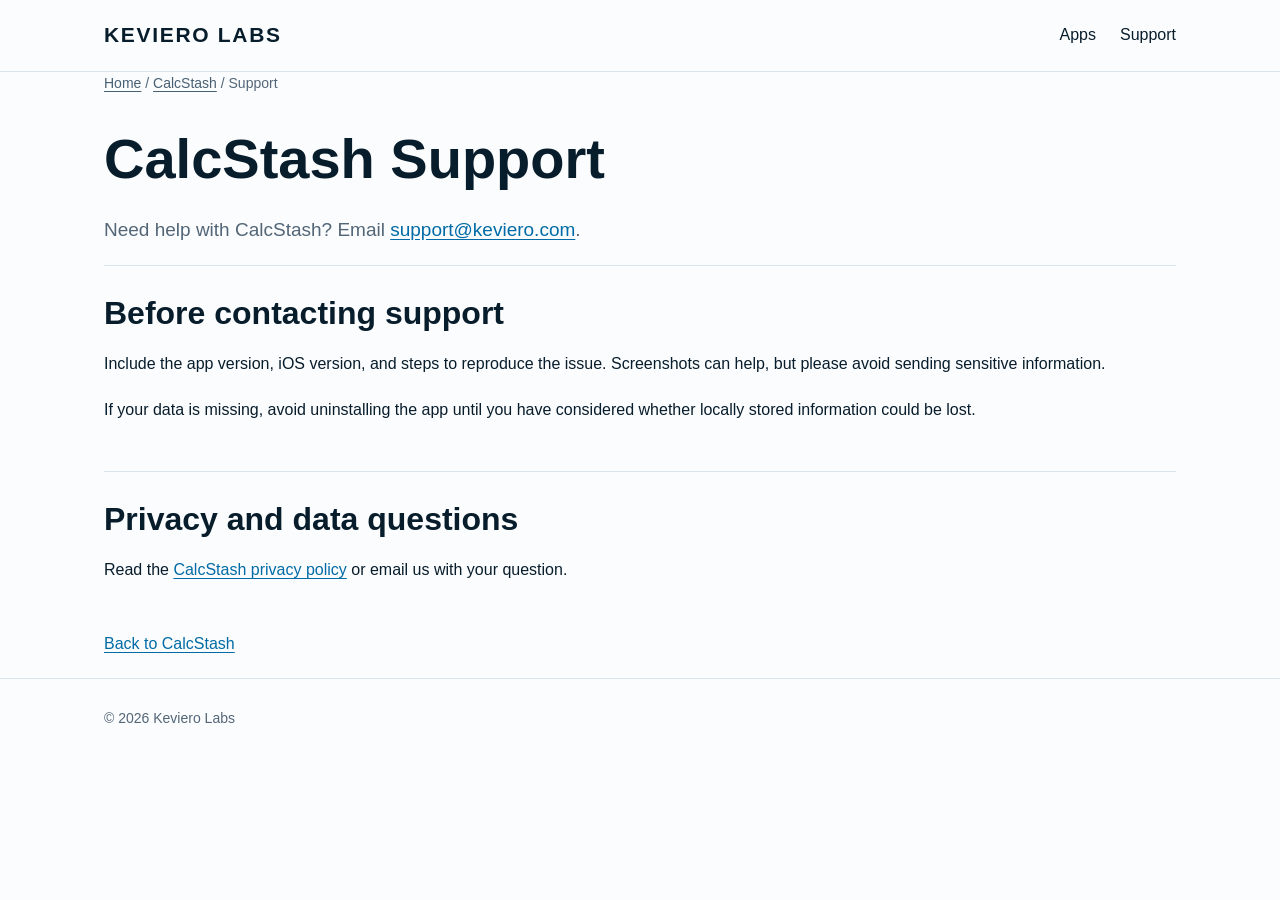
<file: calcstash/support/index.html>
<!doctype html><html lang="en"><head><meta charset="utf-8"><meta name="viewport" content="width=device-width,initial-scale=1"><title>CalcStash Support | Keviero Labs</title><meta name="description" content="Get help with CalcStash from Keviero Labs."><link rel="stylesheet" href="../../assets/site.css"></head><body><header class="site-header"><div class="wrap"><a class="brand" href="../../">KEVIERO LABS</a><nav class="site-nav" aria-label="Main navigation"><a href="../../apps/">Apps</a><a href="../../support/">Support</a></nav></div></header><main class="wrap"><p class="crumbs"><a href="../../">Home</a> / <a href="../">CalcStash</a> / Support</p><h1>CalcStash Support</h1><p class="lede">Need help with CalcStash? Email <a href="mailto:support@keviero.com?subject=CalcStash%20support">support@keviero.com</a>.</p><section class="section"><h2>Before contacting support</h2><p>Include the app version, iOS version, and steps to reproduce the issue. Screenshots can help, but please avoid sending sensitive information.</p><p>If your data is missing, avoid uninstalling the app until you have considered whether locally stored information could be lost.</p></section><section class="section"><h2>Privacy and data questions</h2><p>Read the <a href="../privacy/">CalcStash privacy policy</a> or email us with your question.</p></section><p><a href="../">Back to CalcStash</a></p></main><footer class="site-footer"><div class="wrap">© 2026 Keviero Labs</div></footer></body></html>
</file>
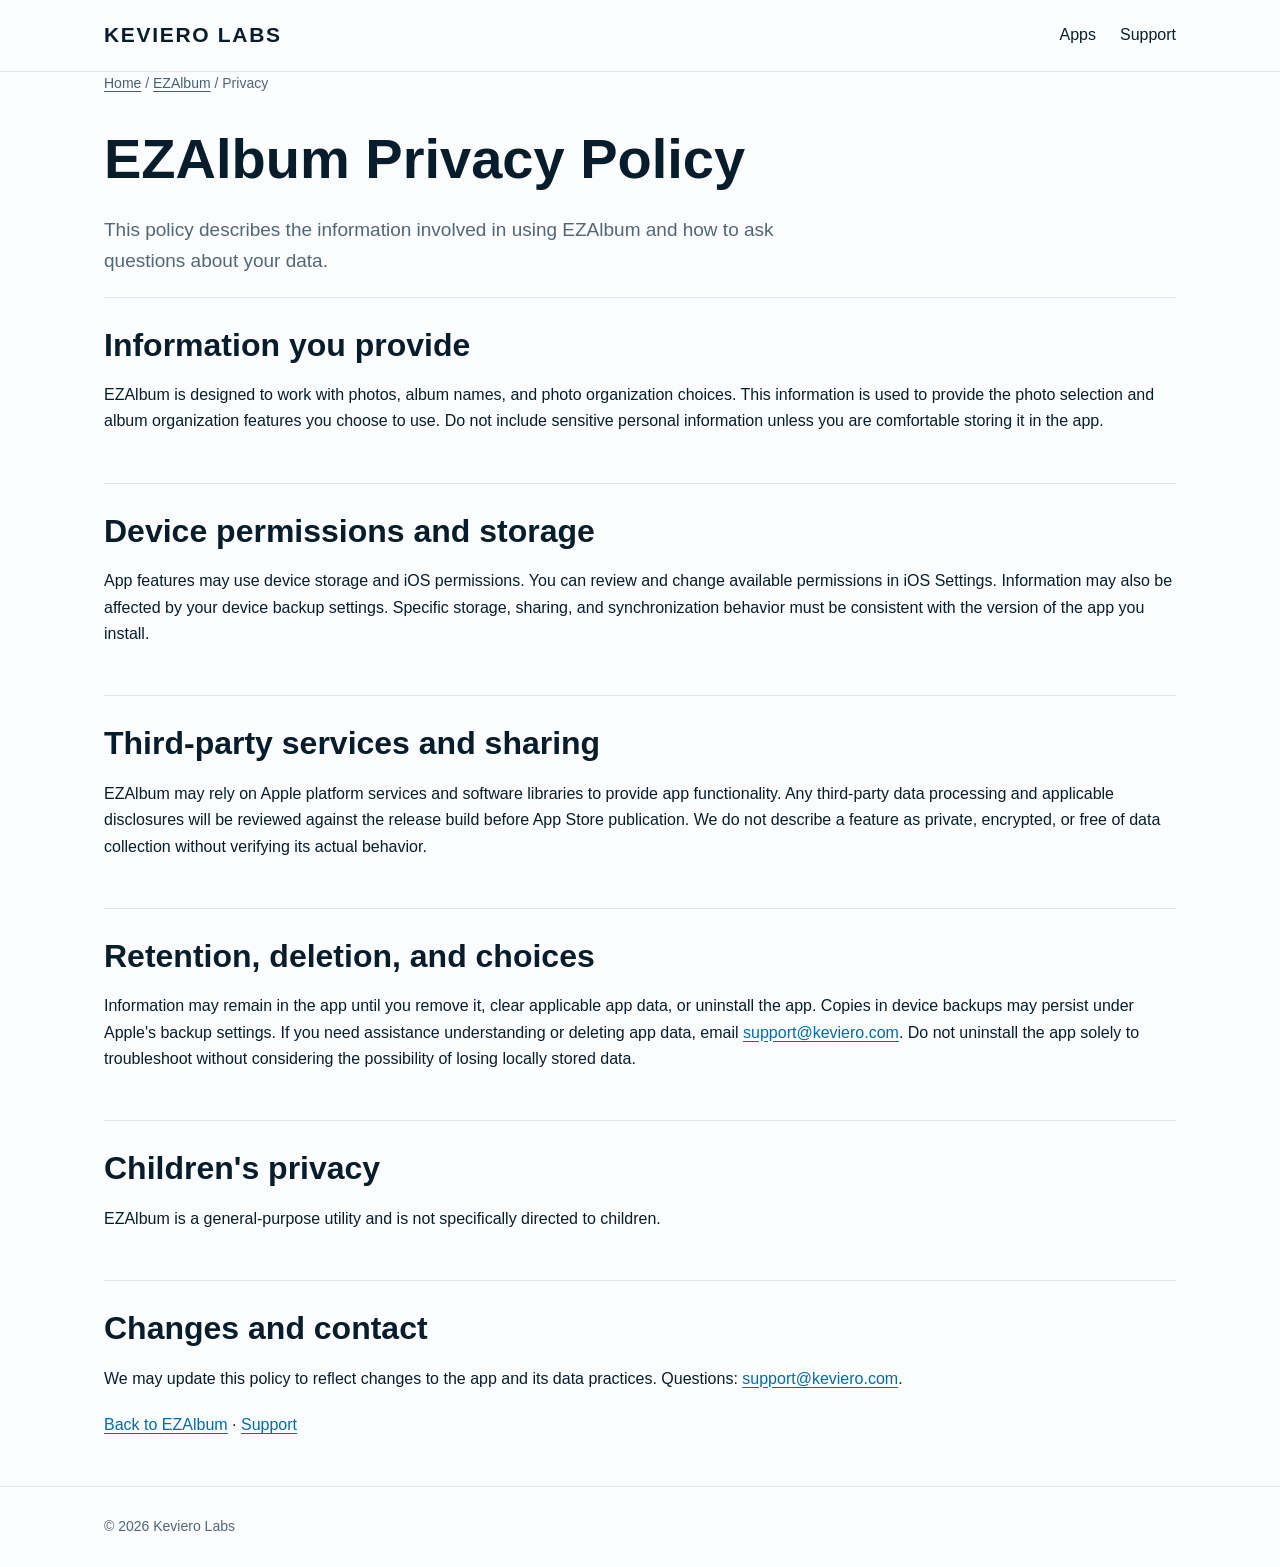
<file: ezalbum/privacy/index.html>
<!doctype html><html lang="en"><head><meta name="robots" content="noindex,nofollow,noarchive"><meta charset="utf-8"><meta name="viewport" content="width=device-width,initial-scale=1"><title>EZAlbum Privacy Policy | Keviero Labs</title><meta name="description" content="Privacy information and support for EZAlbum by Keviero Labs."><link rel="stylesheet" href="../../assets/site.css"></head><body><header class="site-header"><div class="wrap"><a class="brand" href="../../">KEVIERO LABS</a><nav class="site-nav" aria-label="Main navigation"><a href="../../apps/">Apps</a><a href="../../support/">Support</a></nav></div></header><main class="wrap"><p class="crumbs"><a href="../../">Home</a> / <a href="../">EZAlbum</a> / Privacy</p><h1>EZAlbum Privacy Policy</h1><p class="lede">This policy describes the information involved in using EZAlbum and how to ask questions about your data.</p><section class="section"><h2>Information you provide</h2><p>EZAlbum is designed to work with photos, album names, and photo organization choices. This information is used to provide the photo selection and album organization features you choose to use. Do not include sensitive personal information unless you are comfortable storing it in the app.</p></section><section class="section"><h2>Device permissions and storage</h2><p>App features may use device storage and iOS permissions. You can review and change available permissions in iOS Settings. Information may also be affected by your device backup settings. Specific storage, sharing, and synchronization behavior must be consistent with the version of the app you install.</p></section><section class="section"><h2>Third-party services and sharing</h2><p>EZAlbum may rely on Apple platform services and software libraries to provide app functionality. Any third-party data processing and applicable disclosures will be reviewed against the release build before App Store publication. We do not describe a feature as private, encrypted, or free of data collection without verifying its actual behavior.</p></section><section class="section"><h2>Retention, deletion, and choices</h2><p>Information may remain in the app until you remove it, clear applicable app data, or uninstall the app. Copies in device backups may persist under Apple's backup settings. If you need assistance understanding or deleting app data, email <a href="mailto:support@keviero.com?subject=EZAlbum%20privacy">support@keviero.com</a>. Do not uninstall the app solely to troubleshoot without considering the possibility of losing locally stored data.</p></section><section class="section"><h2>Children's privacy</h2><p>EZAlbum is a general-purpose utility and is not specifically directed to children.</p></section><section class="section"><h2>Changes and contact</h2><p>We may update this policy to reflect changes to the app and its data practices. Questions: <a href="mailto:support@keviero.com?subject=EZAlbum%20privacy">support@keviero.com</a>.</p><p><a href="../">Back to EZAlbum</a> · <a href="../../support/">Support</a></p></section></main><footer class="site-footer"><div class="wrap">© 2026 Keviero Labs</div></footer></body></html>
</file>
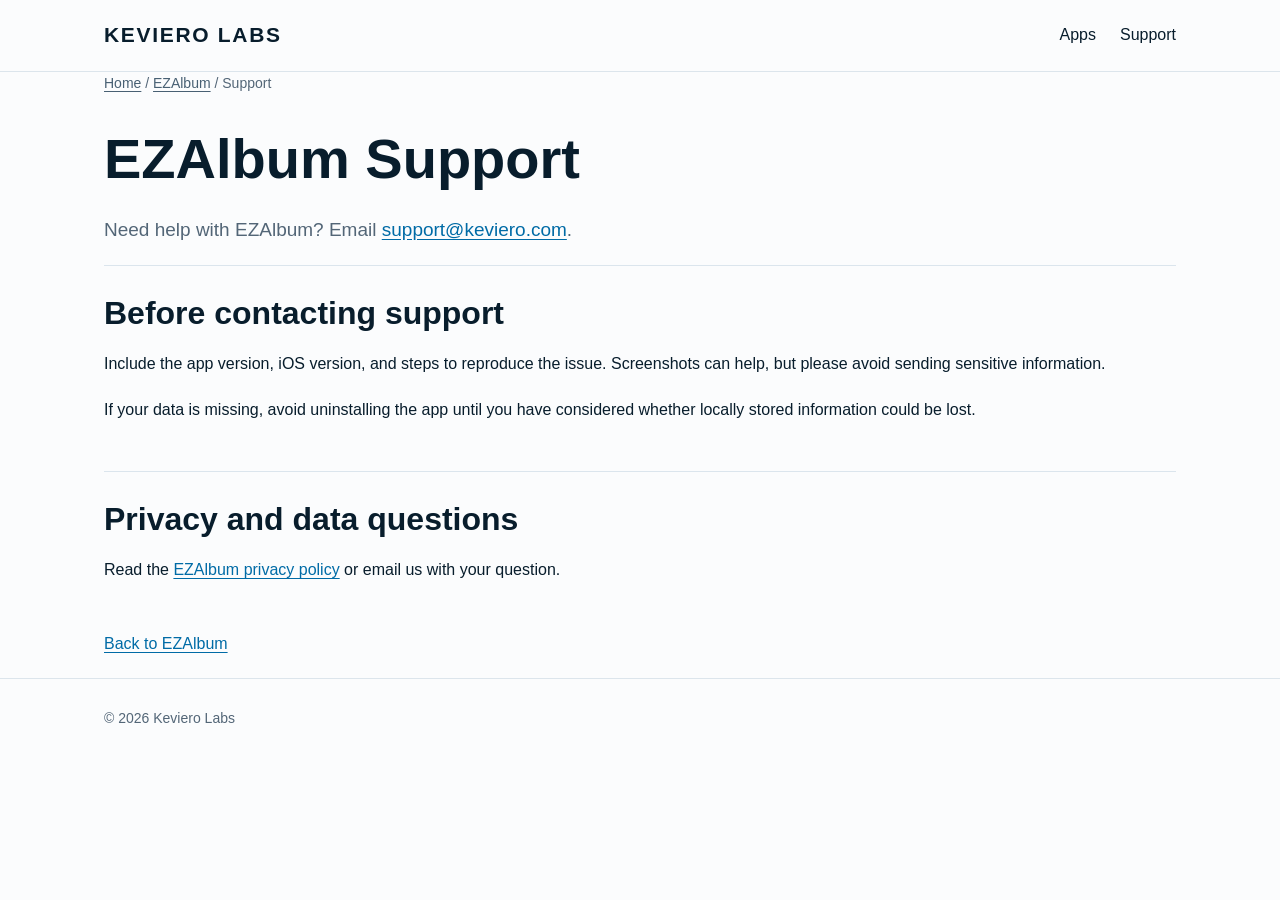
<file: ezalbum/support/index.html>
<!doctype html><html lang="en"><head><meta name="robots" content="noindex,nofollow,noarchive"><meta charset="utf-8"><meta name="viewport" content="width=device-width,initial-scale=1"><title>EZAlbum Support | Keviero Labs</title><meta name="description" content="Get help with EZAlbum from Keviero Labs."><link rel="stylesheet" href="../../assets/site.css"></head><body><header class="site-header"><div class="wrap"><a class="brand" href="../../">KEVIERO LABS</a><nav class="site-nav" aria-label="Main navigation"><a href="../../apps/">Apps</a><a href="../../support/">Support</a></nav></div></header><main class="wrap"><p class="crumbs"><a href="../../">Home</a> / <a href="../">EZAlbum</a> / Support</p><h1>EZAlbum Support</h1><p class="lede">Need help with EZAlbum? Email <a href="mailto:support@keviero.com?subject=EZAlbum%20support">support@keviero.com</a>.</p><section class="section"><h2>Before contacting support</h2><p>Include the app version, iOS version, and steps to reproduce the issue. Screenshots can help, but please avoid sending sensitive information.</p><p>If your data is missing, avoid uninstalling the app until you have considered whether locally stored information could be lost.</p></section><section class="section"><h2>Privacy and data questions</h2><p>Read the <a href="../privacy/">EZAlbum privacy policy</a> or email us with your question.</p></section><p><a href="../">Back to EZAlbum</a></p></main><footer class="site-footer"><div class="wrap">© 2026 Keviero Labs</div></footer></body></html>
</file>
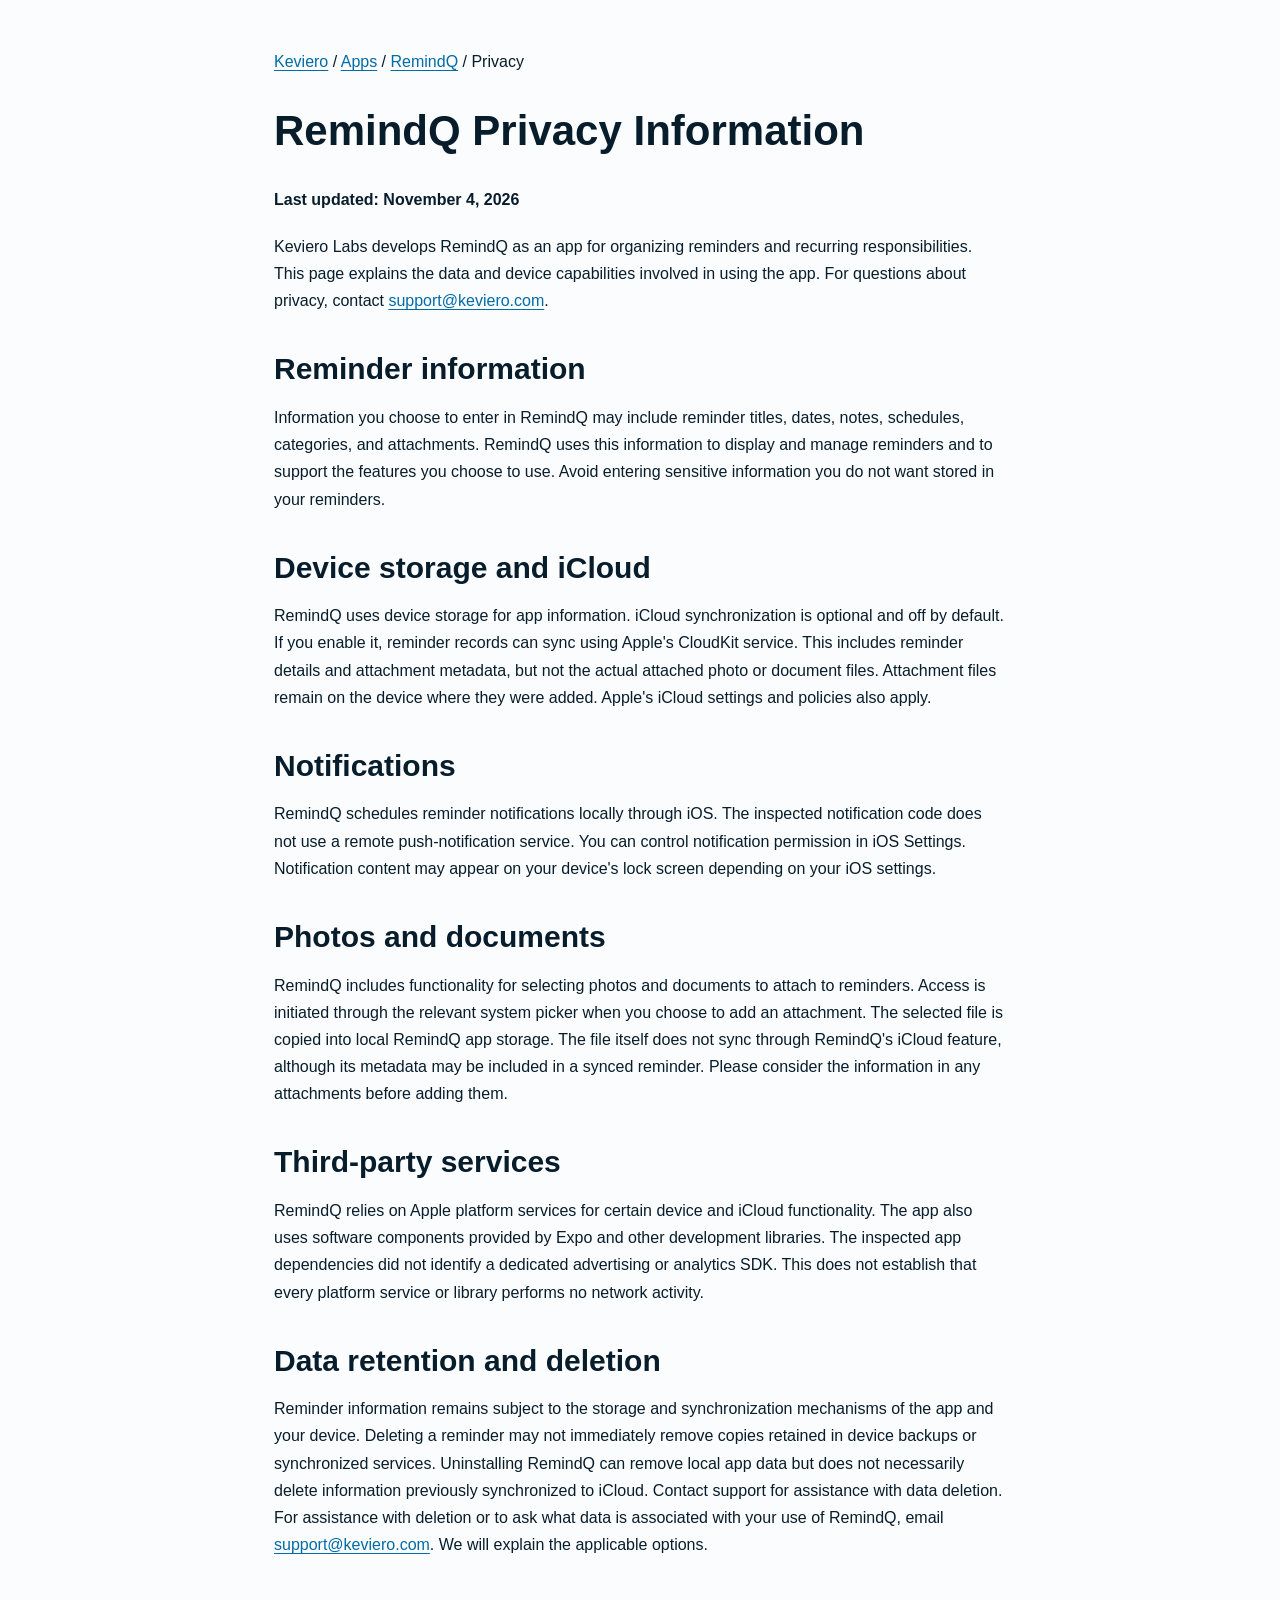
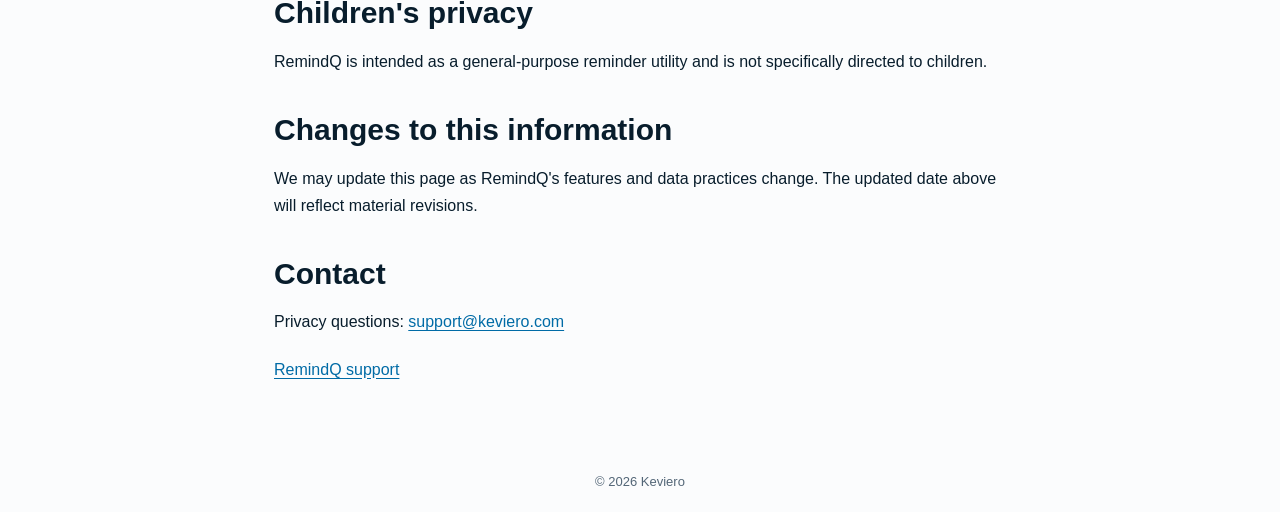
<file: remindq/privacy/index.html>
<!doctype html><html lang="en"><head><meta charset="utf-8"><meta name="viewport" content="width=device-width,initial-scale=1"><title>RemindQ Privacy Policy | Keviero</title><meta name="description" content="Learn about RemindQ privacy, reminder data, iCloud synchronization, permissions, and support."><style>*,*::before,*::after{box-sizing:border-box}html{-webkit-text-size-adjust:100%;text-size-adjust:100%}body{margin:0;background:#fbfcfd;color:#081d2c;font-family:-apple-system,BlinkMacSystemFont,"Segoe UI",Arial,sans-serif;font-size:16px;line-height:1.65}main{width:100%;max-width:780px;margin:0 auto;padding:48px 24px}h1,h2{font-family:Arial,sans-serif!important;font-stretch:normal!important;font-kerning:normal!important;font-variant:normal!important;font-style:normal!important;letter-spacing:0!important;word-spacing:normal!important;text-transform:none!important;white-space:normal!important;overflow-wrap:normal!important;line-height:1.25!important}h1{font-size:clamp(28px,7vw,42px)!important;font-weight:700!important;margin:30px 0 28px}h2{font-size:clamp(23px,5vw,30px)!important;font-weight:700!important;margin:36px 0 16px}p{margin:0 0 20px;line-height:1.7}a{color:#006ba6;text-decoration:underline;text-underline-offset:3px}details{border-top:1px solid #dbe5ed;padding:16px 0}summary{cursor:pointer;font-weight:650}footer{padding:20px 24px;text-align:center;color:#536677;font-size:13px}</style></head><body><main><p><a href="../../">Keviero</a> / <a href="../../apps/">Apps</a> / <a href="../">RemindQ</a> / Privacy</p><h1>RemindQ Privacy Information</h1><p><strong>Last updated: November 4, 2026</strong></p><p>Keviero Labs develops RemindQ as an app for organizing reminders and recurring responsibilities. This page explains the data and device capabilities involved in using the app. For questions about privacy, contact <a href="mailto:support@keviero.com?subject=RemindQ%20privacy">support@keviero.com</a>.</p><h2>Reminder information</h2><p>Information you choose to enter in RemindQ may include reminder titles, dates, notes, schedules, categories, and attachments. RemindQ uses this information to display and manage reminders and to support the features you choose to use. Avoid entering sensitive information you do not want stored in your reminders.</p><h2>Device storage and iCloud</h2><p>RemindQ uses device storage for app information. iCloud synchronization is optional and off by default. If you enable it, reminder records can sync using Apple's CloudKit service. This includes reminder details and attachment metadata, but not the actual attached photo or document files. Attachment files remain on the device where they were added. Apple's iCloud settings and policies also apply.</p><h2>Notifications</h2><p>RemindQ schedules reminder notifications locally through iOS. The inspected notification code does not use a remote push-notification service. You can control notification permission in iOS Settings. Notification content may appear on your device's lock screen depending on your iOS settings.</p><h2>Photos and documents</h2><p>RemindQ includes functionality for selecting photos and documents to attach to reminders. Access is initiated through the relevant system picker when you choose to add an attachment. The selected file is copied into local RemindQ app storage. The file itself does not sync through RemindQ's iCloud feature, although its metadata may be included in a synced reminder. Please consider the information in any attachments before adding them.</p><h2>Third-party services</h2><p>RemindQ relies on Apple platform services for certain device and iCloud functionality. The app also uses software components provided by Expo and other development libraries. The inspected app dependencies did not identify a dedicated advertising or analytics SDK. This does not establish that every platform service or library performs no network activity.</p><h2>Data retention and deletion</h2><p>Reminder information remains subject to the storage and synchronization mechanisms of the app and your device. Deleting a reminder may not immediately remove copies retained in device backups or synchronized services. Uninstalling RemindQ can remove local app data but does not necessarily delete information previously synchronized to iCloud. Contact support for assistance with data deletion. For assistance with deletion or to ask what data is associated with your use of RemindQ, email <a href="mailto:support@keviero.com?subject=RemindQ%20data%20request">support@keviero.com</a>. We will explain the applicable options.</p><h2>Children's privacy</h2><p>RemindQ is intended as a general-purpose reminder utility and is not specifically directed to children.</p><h2>Changes to this information</h2><p>We may update this page as RemindQ's features and data practices change. The updated date above will reflect material revisions.</p><h2>Contact</h2><p>Privacy questions: <a href="mailto:support@keviero.com">support@keviero.com</a></p><p><a href="../support/">RemindQ support</a></p></main><footer>© 2026 Keviero</footer></body></html>
</file>
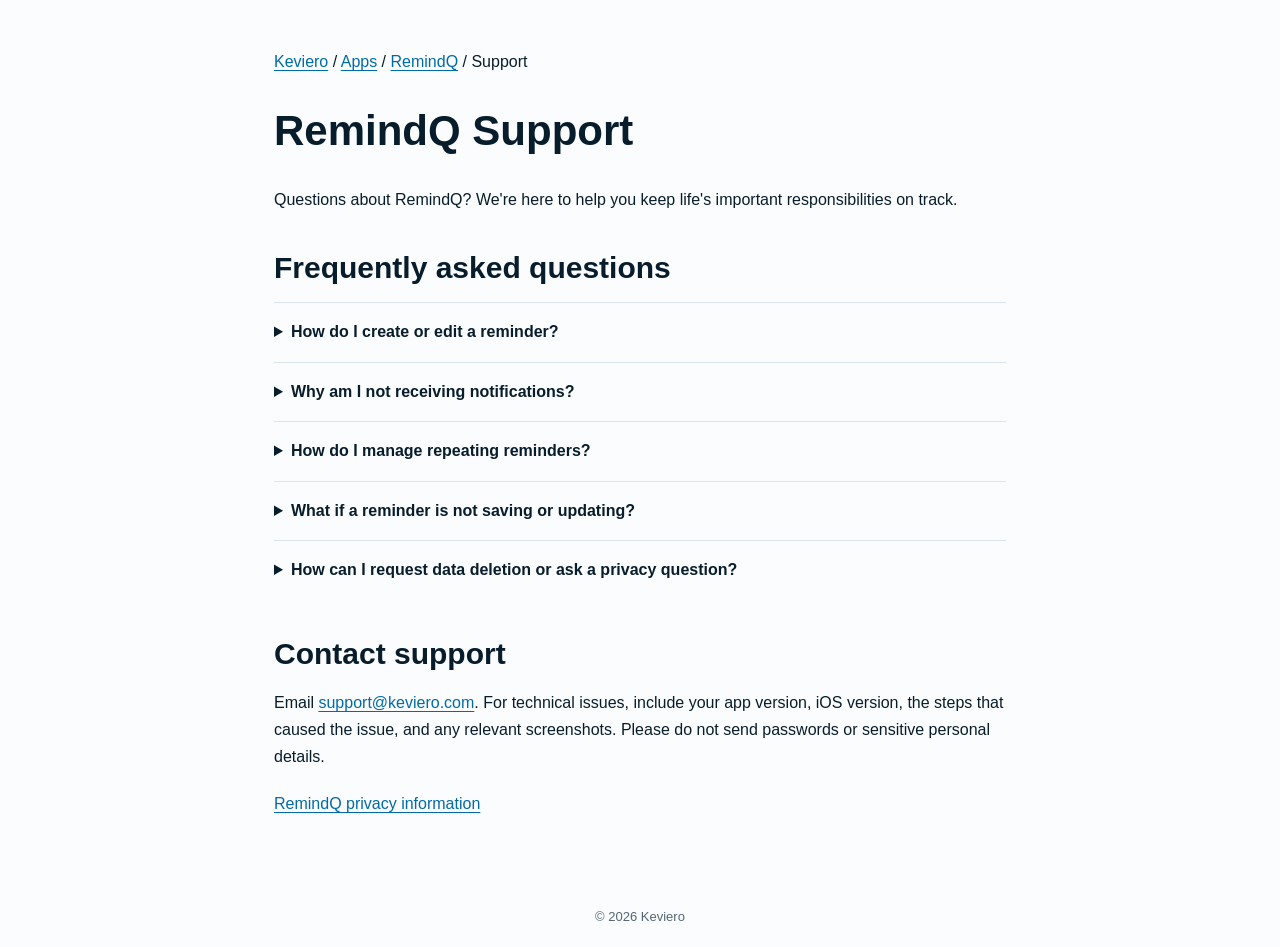
<file: remindq/support/index.html>
<!doctype html><html lang="en"><head><meta charset="utf-8"><meta name="viewport" content="width=device-width,initial-scale=1"><title>RemindQ Support | Keviero</title><meta name="description" content="Get help with RemindQ reminders, notifications, recurring schedules and troubleshooting."><style>*,*::before,*::after{box-sizing:border-box}html{-webkit-text-size-adjust:100%;text-size-adjust:100%}body{margin:0;background:#fbfcfd;color:#081d2c;font-family:-apple-system,BlinkMacSystemFont,"Segoe UI",Arial,sans-serif;font-size:16px;line-height:1.65}main{width:100%;max-width:780px;margin:0 auto;padding:48px 24px}h1,h2{font-family:Arial,sans-serif!important;font-stretch:normal!important;font-kerning:normal!important;font-variant:normal!important;font-style:normal!important;letter-spacing:0!important;word-spacing:normal!important;text-transform:none!important;white-space:normal!important;overflow-wrap:normal!important;line-height:1.25!important}h1{font-size:clamp(28px,7vw,42px)!important;font-weight:700!important;margin:30px 0 28px}h2{font-size:clamp(23px,5vw,30px)!important;font-weight:700!important;margin:36px 0 16px}p{margin:0 0 20px;line-height:1.7}a{color:#006ba6;text-decoration:underline;text-underline-offset:3px}details{border-top:1px solid #dbe5ed;padding:16px 0}summary{cursor:pointer;font-weight:650}footer{padding:20px 24px;text-align:center;color:#536677;font-size:13px}</style></head><body><main><p><a href="../../">Keviero</a> / <a href="../../apps/">Apps</a> / <a href="../">RemindQ</a> / Support</p><h1>RemindQ Support</h1><p>Questions about RemindQ? We're here to help you keep life's important responsibilities on track.</p><h2>Frequently asked questions</h2><details><summary>How do I create or edit a reminder?</summary><p>Open RemindQ, create a reminder, enter its details, and save. To make changes, open an existing reminder and use its available editing controls.</p></details><details><summary>Why am I not receiving notifications?</summary><p>Check Settings → Notifications → RemindQ on your iPhone and allow notifications. Also review Focus settings, your reminder's due date, and any advance-alert settings. If alerts still fail, contact support with your iOS version and RemindQ app version.</p></details><details><summary>How do I manage repeating reminders?</summary><p>Open the reminder and review the available repeat options. If an expected schedule is missing or behaves unexpectedly, contact support with the schedule you attempted to set.</p></details><details><summary>What if a reminder is not saving or updating?</summary><p>Close and reopen RemindQ, then check whether the change appears. Please report persistent problems before reinstalling, since reinstalling may affect locally stored app data.</p></details><details><summary>How can I request data deletion or ask a privacy question?</summary><p>Email <a href="mailto:support@keviero.com?subject=RemindQ%20privacy%20request">support@keviero.com</a> with “RemindQ privacy request” in the subject. We will explain the applicable options for your data.</p></details><h2>Contact support</h2><p>Email <a href="mailto:support@keviero.com?subject=RemindQ%20support">support@keviero.com</a>. For technical issues, include your app version, iOS version, the steps that caused the issue, and any relevant screenshots. Please do not send passwords or sensitive personal details.</p><p><a href="../privacy/">RemindQ privacy information</a></p></main><footer>© 2026 Keviero</footer></body></html>
</file>
<file: style.css>
@import url('https://fonts.googleapis.com/css2?family=DM+Sans:wght@400;500;600&family=Manrope:wght@400;500;600;700&display=swap');
:root{--ink:#030f19;--blue:#009fe8;--line:#dce3e8}*{box-sizing:border-box}html{scroll-behavior:smooth;scroll-padding-top:30px}body{margin:0;background:#fbfcfd;color:var(--ink);font-family:'DM Sans',system-ui,sans-serif;-webkit-font-smoothing:antialiased}a{color:inherit;text-decoration:none}a:focus-visible{outline:3px solid var(--blue);outline-offset:6px}header{height:108px;max-width:1440px;margin:auto;padding:0 6%;display:flex;align-items:center;justify-content:space-between;border-bottom:1px solid var(--line)}.brand{display:block;width:166px}.brand img{width:100%;height:auto;display:block}nav{display:flex;gap:34px;font-size:14px}nav a:hover,.header-link:hover{color:#0065b3}.header-link{font-size:14px}.skip{position:absolute;top:-60px;left:20px;background:white;padding:15px;z-index:10}.skip:focus{top:5px}.hero{padding:78px 6% 0;max-width:1440px;margin:auto;display:grid;grid-template-columns:1fr 1fr;gap:20px;overflow:hidden}.eyebrow{font-size:10px;font-weight:600;letter-spacing:1.8px;display:flex;align-items:center;gap:10px;margin:0 0 28px}.eyebrow i{width:6px;height:6px;background:var(--blue);border-radius:50%;display:inline-block;flex:none}h1,h2,h3,p{margin-top:0}h1,h2,h3{font-family:Manrope,system-ui,sans-serif}h1{font-size:clamp(64px,7.6vw,112px);font-weight:500;letter-spacing:-6px;line-height:1.04;margin-bottom:28px}h1 em{font-style:normal;color:#008dce}p{line-height:1.7}.intro{color:#56636d;font-size:16px;max-width:400px;margin-bottom:30px}.button{display:inline-flex;align-items:center;gap:30px;padding:17px 23px;background:var(--ink);color:white;font-size:13px;border:1px solid var(--ink);transition:background .2s}.button:hover{background:#0065b3;border-color:#0065b3}.hero-art{position:relative;min-height:520px;display:grid;place-items:center;background:radial-gradient(ellipse at 55% 55%,#c9ebff 0%,#ecf5fa 36%,#fbfcfd 67%)}.orbit{position:absolute;width:400px;height:400px;border:1px solid #dce8ef;border-radius:50%}.orbit.second{width:520px;height:520px;border-style:dashed;border-color:#e1e9ee}.axis{position:absolute;height:100%;width:1px;background:#e2eaf0;left:50%}.axis:after{content:'';position:absolute;width:520px;height:1px;background:#e2eaf0;top:50%;left:-260px}.glass{height:260px;width:260px;display:grid;place-items:center;z-index:1;border:1px solid #fff;background:linear-gradient(130deg,#ffffffdd,#dcecf44d);box-shadow:18px 25px 55px #234c6c19,inset 0 0 25px #ffffffa1;border-radius:44px;transform:rotate(-9deg)}.glass img{width:205px;height:205px;transform:rotate(9deg)}.art-note{position:absolute;font-size:9px;color:#617482;letter-spacing:1.8px}.top{top:30px;right:0}.bottom{bottom:55px;left:35px}.cross{position:absolute;right:30px;bottom:100px;color:var(--blue);font-size:26px}.hero-bottom{grid-column:1/-1;border-top:1px solid var(--line);padding:26px 0;display:flex;justify-content:space-between;margin-top:65px;color:#697781;font-size:11px}.hero-bottom a{font-size:9px;letter-spacing:1.5px}.section{padding:85px 6%;max-width:1440px;margin:auto}.apps{background:#f0f4f7}.section-top{display:flex;justify-content:space-between}.section-top>span{font-size:12px;color:#647480}.split{display:grid;grid-template-columns:1.2fr 1fr;gap:90px}.heading{margin:12px 0 45px}h2{font-size:clamp(33px,3.8vw,52px);font-weight:500;letter-spacing:-2.5px;line-height:1.18;margin-bottom:0}.heading>p{font-size:14px;color:#60707b;max-width:375px;margin:8px 0 0}.development{display:grid;grid-template-columns:1.15fr 1fr;background:#fff;border:1px solid #e2e9ed}.dev-visual{background:#e6eef4;display:grid;place-items:center;padding:52px 40px;overflow:hidden}.window{width:100%;max-width:420px;border:1px solid #d1dce4;background:#f6f9fb;box-shadow:0 20px 30px #1939570a}.window-top{height:36px;border-bottom:1px solid #e2e8ed;display:flex;align-items:center;gap:5px;padding:0 14px;font-size:6px;color:#8294a1}.window-top span{font-size:7px;letter-spacing:1.4px;margin-left:auto}.abstract{height:218px;position:relative;overflow:hidden;background:linear-gradient(145deg,#eef5fa,#dcebf5)}.tile{position:absolute;width:115px;height:115px;transform:rotate(-35deg) skew(5deg,5deg);border-radius:15px}.a{top:70px;left:65px;background:#030f19;box-shadow:20px 25px 25px #1b39482a}.b{top:45px;left:158px;background:linear-gradient(140deg,#58c8ff,#008ad0);box-shadow:10px 10px 25px #0081c035}.c{top:100px;left:244px;background:#ffffff8f;border:1px solid white}.window-bottom{display:flex;justify-content:space-between;padding:13px;font-size:7px;color:#607888;letter-spacing:1px}.dev-copy{padding:60px 45px}.dev-copy .eyebrow{font-size:9px;color:#60727f}.dev-copy h3{font-size:30px;font-weight:500;letter-spacing:-1.2px;line-height:1.3;margin-bottom:20px}.dev-copy p:not(.eyebrow){font-size:13px;color:#62717c;max-width:330px}.text-link{display:flex;justify-content:space-between;border-top:1px solid var(--line);padding-top:20px;margin-top:30px;font-size:12px}.text-link:hover{color:#0065b3}.approach{background:#030f19;color:#fff;padding-bottom:90px}.approach .eyebrow{color:#99abb8}.approach .heading>p{color:#a4b2bd;font-size:13px;align-self:end}.principles{margin-top:55px;display:grid;grid-template-columns:repeat(3,1fr);gap:45px}.principles article{border-top:1px solid #30404c;padding-top:20px}.principles article>span{font-size:11px;color:#59bfee}.principles h3{font-size:20px;font-weight:500;margin:28px 0 14px;letter-spacing:-.6px}.principles p{font-size:13px;color:#a4b2bd;margin-bottom:0;max-width:290px}.about{padding-top:95px;padding-bottom:95px}.about p{font-size:14px;color:#64717c}.about .eyebrow{font-size:10px;color:var(--ink)}.about .large{font-size:21px;line-height:1.6;letter-spacing:-.5px;color:var(--ink)}.next{background:#e4f3fc;display:flex;justify-content:space-between;align-items:center;overflow:hidden}.next h2{font-size:clamp(43px,5vw,68px);letter-spacing:-3px}.next p:not(.eyebrow){max-width:400px;font-size:14px;color:#526d80;margin:24px 0}.next-arrow{font-size:240px;line-height:1;color:#008dce;padding:0 5%}.light{background:#fff;color:var(--ink);border-color:#fff}.light:hover{color:#fff}footer{max-width:1440px;margin:auto;display:flex;gap:30px;align-items:center;justify-content:space-between;padding:36px 6%;font-size:10px;color:#647480}footer .brand{width:130px}footer p{margin:0}footer a:last-child{color:var(--ink)}@media(min-width:1500px){body{background:#edf2f6}header,.hero,.about,footer{background:#fbfcfd}}@media(max-width:900px){nav{gap:18px}.hero{padding-top:55px}h1{letter-spacing:-4px}.hero-art{min-height:430px}.orbit{width:290px;height:290px}.orbit.second{width:370px;height:370px}.glass{width:210px;height:210px}.glass img{width:175px;height:175px}.split{gap:40px}.dev-copy{padding:38px 25px}.dev-visual{padding:35px 20px}.a{left:25px}.b{left:110px}.c{left:195px}.principles{gap:25px}.next-arrow{font-size:170px}footer{flex-wrap:wrap}}@media(max-width:620px){header{height:85px}.brand{width:140px}.header-link{display:none}nav{gap:15px;font-size:12px}nav a:last-child{display:none}.hero{grid-template-columns:1fr;padding-top:45px;gap:0}.eyebrow{font-size:9px;letter-spacing:1.5px;margin-bottom:24px}h1{font-size:76px;letter-spacing:-5px}.intro{font-size:15px;max-width:340px}.hero-art{margin:20px -6vw 0;min-height:340px}.glass{width:190px;height:190px;border-radius:34px}.glass img{width:160px;height:160px}.orbit{width:270px;height:270px}.orbit.second{width:340px;height:340px}.top{right:30px;top:15px}.bottom{bottom:20px}.hero-bottom{margin-top:20px;padding:20px 0;gap:20px}.hero-bottom>span{max-width:180px;line-height:1.5}.hero-bottom a{font-size:8px;align-self:center}.section{padding:55px 6%}.section-top>span{display:none}.split,.development{grid-template-columns:1fr;gap:24px}.heading{margin-bottom:30px}h2{font-size:36px;letter-spacing:-1.7px}.heading>p{font-size:14px}.development{gap:0}.dev-visual{padding:30px}.dev-copy{padding:32px}.dev-copy h3{font-size:28px}.principles{grid-template-columns:1fr;gap:30px;margin-top:32px}.principles h3{margin-top:15px}.principles p{max-width:none}.about .large{font-size:20px}.next-arrow{font-size:110px;position:absolute;right:-8px;bottom:45px;opacity:.15}.next{position:relative}.next>div{position:relative;z-index:1}.next h2{font-size:49px}.next p:not(.eyebrow){max-width:290px}footer{gap:24px 20px;padding:30px 6%}footer .brand{width:120px}footer p{width:calc(100% - 145px);font-size:9px}footer>span{margin-right:auto}}@media(prefers-reduced-motion:reduce){html{scroll-behavior:auto}*{transition:none!important}}

/* App collection: reuse the existing showcase at every breakpoint. */
.app-nav{display:flex;flex-wrap:wrap;gap:12px 28px;margin:0 0 28px;font-size:13px}.app-nav a{border-bottom:1px solid var(--line);padding:8px 0}.app-nav a:hover{color:#0065b3}.development+.development{margin-top:28px}.dev-copy p.app-tagline{color:var(--ink);font-size:17px;line-height:1.5}

/* Accessible app resources and footer navigation */
.app-resources{display:flex;flex-wrap:wrap;gap:10px 18px;margin:18px 0 0!important;max-width:none!important}.app-resources a{display:inline-block;color:#0065b3;text-decoration:underline;text-underline-offset:3px;font-size:13px}.footer-links{display:flex;flex-wrap:wrap;gap:10px 20px;font-size:12px}.footer-links a{color:#24495e!important;text-decoration:underline;text-underline-offset:3px}@media(max-width:620px){header nav{gap:10px;font-size:11px}header nav a:last-child{display:inline}footer .footer-links{width:100%;gap:14px}footer .footer-links a{font-size:12px}}

.product-page-link a{display:inline-block;color:#0065b3;font-size:14px;font-weight:650;text-decoration:underline;text-underline-offset:3px;margin:4px 0 16px}.product-page-link a:focus-visible{outline:3px solid #009fe8;outline-offset:4px}

/* Editorial, product-first homepage section */
.home-product-grid{display:grid;grid-template-columns:repeat(2,minmax(0,1fr));gap:22px;margin:32px 0}.home-product{display:grid;grid-template-columns:minmax(0,1fr) minmax(0,.9fr);gap:14px;min-height:335px;border-radius:22px;padding:clamp(22px,3vw,36px);overflow:hidden;position:relative}.home-product.remindq-product{background:linear-gradient(130deg,#281c4b,#7b5eb1);color:#fff}.home-product.calcstash-product{background:linear-gradient(130deg,#091c33,#245e9c);color:#fff}.home-product.ezalbum-product{background:linear-gradient(130deg,#153e48,#3d7780);color:#fff;grid-column:1/-1;min-height:275px}.home-product-copy{position:relative;z-index:2}.home-product .eyebrow{color:#d5e7fa!important}.home-product h3{font-family:Arial,sans-serif!important;letter-spacing:0!important;font-size:clamp(29px,3vw,44px)!important;line-height:1.2!important;margin:14px 0!important}.home-product p{color:#f0f3fa;font-size:15px;line-height:1.6}.home-product-action{display:inline-block;color:#fff!important;text-decoration:underline;text-underline-offset:5px;font-weight:700;margin:12px 0}.home-product-links{display:flex;gap:16px;flex-wrap:wrap}.home-product-links a{color:#e8f4ff!important;font-size:13px;text-decoration:underline}.home-ui-preview{align-self:center;min-width:0;background:#faf8ff;color:#302440;border:5px solid #24243a;border-radius:24px;box-shadow:0 18px 45px #0005;padding:18px 13px;transform:rotate(5deg);font-family:Arial,sans-serif}.home-ui-preview strong{display:block;font-size:16px}.home-ui-preview small{display:block;font-size:10px;color:#736d80}.preview-stats{display:grid;grid-template-columns:repeat(3,minmax(0,1fr));gap:5px;margin:18px 0}.preview-stats span{background:white;border-radius:8px;padding:7px 4px;font-size:9px}.preview-stats b{display:block;font-size:21px}.preview-item{background:#fff;border-radius:10px;padding:11px;font-size:11px;font-weight:700}.preview-item span{display:block;font-size:9px;font-weight:400;margin-top:5px}.calculator-preview{background:#090b10;color:white;border-color:#384455}.calculator-preview small{color:#aab6c5}.preview-number{text-align:right;font-size:58px;margin:24px 0}.preview-saved{display:flex;gap:6px}.preview-saved span{background:#1c2330;border-radius:8px;padding:9px 6px;font-size:10px;flex:1}.preview-saved b{display:block;font-size:15px}.album-preview{background:#eaf4f1;color:#163c40;border-color:#b5d5d1;max-width:350px;width:100%;justify-self:center}.album-mosaic{display:grid;grid-template-columns:repeat(2,1fr);gap:8px;margin-bottom:14px}.album-mosaic span{aspect-ratio:1.2;border-radius:12px;background:linear-gradient(140deg,#8db8b4,#4f7f84)}.album-mosaic span:nth-child(2){background:linear-gradient(140deg,#d8c0a1,#9f927d)}.album-mosaic span:nth-child(3){background:linear-gradient(140deg,#b0c4d4,#6587a5)}.album-mosaic span:nth-child(4){background:linear-gradient(140deg,#c4b1c9,#876b9a)}.home-help{display:flex;justify-content:space-between;align-items:center;gap:20px;border-top:1px solid #a7b8c5;padding:26px 0}.home-help h3{font-size:24px;letter-spacing:normal;line-height:1.3}.home-help a{color:#164e74;font-weight:700;text-decoration:underline}@media(max-width:850px){.home-product-grid{grid-template-columns:1fr}.home-product.ezalbum-product{grid-column:auto}}@media(max-width:540px){.home-product{grid-template-columns:1fr;gap:16px}.home-ui-preview{max-width:270px;width:75%;justify-self:center;transform:rotate(2deg)}.home-help{align-items:flex-start;flex-direction:column}.home-product h3{font-size:34px!important}}

/* Final mobile typography and editorial polish */
@media(max-width:620px){.hero h1{font-size:clamp(44px,12vw,68px);letter-spacing:-.055em;overflow-wrap:normal}.hero{overflow:visible}.hero-art{overflow:hidden}.home-product{min-width:0}.home-product-copy{min-width:0}.home-ui-preview{box-sizing:border-box;max-width:100%}.home-product .home-product-action{line-height:1.5}}
@media(max-width:380px){header{padding-left:4%;padding-right:4%}header nav{gap:9px;font-size:11px}.hero h1{font-size:clamp(42px,11.5vw,50px)}}
</file>
<file: assets/site.css>
:root{color-scheme:dark;--bg:#061522;--panel:#112a3d;--ink:#f5f8fb;--muted:#b7c8d4;--accent:#82d7ff}*{box-sizing:border-box}html{-webkit-text-size-adjust:100%}body{margin:0;background:var(--bg);color:var(--ink);font:16px/1.65 -apple-system,BlinkMacSystemFont,"Segoe UI",Arial,sans-serif}a{color:var(--accent);text-underline-offset:3px}a:hover{text-decoration-thickness:2px}a:focus-visible,summary:focus-visible{outline:3px solid var(--accent);outline-offset:4px}.wrap{max-width:1120px;margin:auto;padding:0 24px}.site-header{border-bottom:1px solid #294257}.site-header .wrap{display:flex;align-items:center;justify-content:space-between;gap:20px;padding-top:18px;padding-bottom:18px}.brand{font-size:21px;font-weight:750;letter-spacing:.08em;color:var(--ink);text-decoration:none}.site-nav{display:flex;flex-wrap:wrap;gap:12px 24px}.site-nav a{color:var(--ink);text-decoration:none}.site-nav a:hover{text-decoration:underline}main{padding-top:48px;padding-bottom:70px}h1,h2,h3{font-family:inherit;letter-spacing:normal;line-height:1.2;overflow-wrap:break-word}h1{font-size:clamp(32px,6vw,56px);margin:0 0 22px}h2{font-size:clamp(24px,4vw,32px);margin:0 0 18px}h3{font-size:21px;margin:0 0 12px}p{margin:0 0 20px}.lede{font-size:19px;color:var(--muted);max-width:750px}.eyebrow{text-transform:uppercase;letter-spacing:.14em;font-size:12px;color:var(--accent);font-weight:700}.grid{display:grid;grid-template-columns:repeat(3,minmax(0,1fr));gap:18px;margin:28px 0 42px}.tile{display:flex;flex-direction:column;gap:10px;border:1px solid #365064;border-radius:18px;padding:24px;background:var(--panel);color:var(--ink);text-decoration:none;min-height:215px}.tile:hover{border-color:var(--accent)}.tile p{color:var(--muted);margin:0}.tile .action{margin-top:auto;color:var(--accent);font-weight:600}.status{font-size:12px;color:var(--accent)}.links{display:flex;flex-wrap:wrap;gap:12px 24px}.links a{display:inline-block}.section{border-top:1px solid #365064;padding:28px 0}.site-footer{border-top:1px solid #294257;padding:28px 0;color:var(--muted);font-size:14px}.site-footer .wrap{display:flex;justify-content:space-between;flex-wrap:wrap;gap:15px}details{border-top:1px solid #365064;padding:15px 0}summary{cursor:pointer;font-weight:650}.crumbs{font-size:14px;color:var(--muted);margin-bottom:30px}.crumbs a{color:var(--muted)}.button{display:inline-block;background:var(--accent);color:#071522;text-decoration:none;font-weight:700;padding:12px 20px;border-radius:9px}.muted{color:var(--muted)}@media(max-width:760px){.grid{grid-template-columns:1fr}.site-header .wrap{align-items:flex-start;flex-direction:column}.site-nav{gap:10px 20px}main{padding-top:35px}.tile{min-height:0}}
/* Editorial product showcases: CSS-built, responsive representations of verified app screens. */
.editorial{position:relative;isolation:isolate;overflow:hidden;border-radius:26px;padding:clamp(24px,5vw,56px);margin:12px 0 44px;display:grid;grid-template-columns:minmax(0,1fr) minmax(0,1.05fr);gap:30px;align-items:center;min-height:480px}
.editorial.remindq{background:radial-gradient(circle at 80% 12%,#a781d6 0%,#694d9a 30%,#291e48 68%,#18182e 100%)}
.editorial.calcstash{background:radial-gradient(circle at 82% 12%,#3976b5 0%,#193c67 36%,#0b203b 70%,#081526 100%)}
.editorial .eyebrow{color:#e4d8ff}.editorial h2{font-size:clamp(34px,5vw,58px);margin:0 0 12px}.editorial .tagline{font-size:clamp(19px,2.5vw,27px);line-height:1.35;color:#f4f1fb;margin-bottom:22px}.editorial .features{list-style:none;padding:0;margin:0 0 24px}.editorial .features li{padding:6px 0;color:#f5f4fc}.editorial .features li::before{content:"✓";margin-right:12px;color:#d8c8ff}.editorial.calcstash .features li::before{color:#84d3ff}.editorial .status-note{display:inline-block;border:1px solid #ffffff66;background:#ffffff16;padding:8px 14px;border-radius:99px;color:white;font-size:13px;font-weight:600}.editorial .visual{display:flex;align-items:center;justify-content:center;min-width:0;position:relative;padding:20px 0}.editorial .phone{width:min(100%,300px);border:7px solid #242333;border-radius:38px;box-shadow:0 24px 60px #0007;background:#f8f7fb;color:#291d3a;overflow:hidden;transform:rotate(4deg)}.editorial .phone-screen{padding:20px 15px 22px;min-height:375px}.editorial .phone-top{width:76px;height:17px;border-radius:0 0 13px 13px;background:#242333;margin:-20px auto 20px}.editorial .phone h3{font-size:21px;margin:0 0 6px;color:inherit}.editorial .phone p{font-size:11px;margin:0 0 14px;color:#706680}.editorial .mini-stats{display:grid;grid-template-columns:repeat(3,1fr);gap:7px;margin:14px 0}.editorial .mini-stats span,.editorial .mini-card{background:white;border-radius:13px;padding:12px 9px;font-size:11px}.editorial .mini-stats strong{display:block;font-size:24px;line-height:1.2}.editorial .mini-card{margin-top:9px;padding:13px}.editorial .mini-card strong{display:block;font-size:12px}.editorial .mini-card small{color:#746d81}.editorial .phone.calc{background:#07090e;color:#fff;border-color:#4a5465}.editorial .phone.calc .phone-screen{background:#080a0f}.editorial .phone.calc .phone-top{background:#4a5465}.editorial .phone.calc p{color:#b2b6c2}.editorial .calc-display{text-align:right;font-size:64px;padding:20px 4px}.editorial .calc-saved{display:flex;gap:5px;margin:12px 0}.editorial .calc-saved span{background:#1d2330;border-radius:7px;padding:9px 6px;flex:1;font-size:10px}.editorial .calc-saved strong{display:block;color:white;font-size:14px}.editorial .keys{display:grid;grid-template-columns:repeat(4,1fr);gap:7px}.editorial .keys span{display:grid;place-items:center;aspect-ratio:1.15;background:#262b35;border-radius:13px;font-size:21px}.editorial .keys span:nth-child(4n){background:#2169ca}.editorial .floating{position:absolute;z-index:2;bottom:12%;left:-4%;max-width:180px;border-radius:16px;background:#fff;color:#291d3a;box-shadow:0 14px 30px #0005;padding:14px;transform:rotate(-7deg);font-size:12px}.editorial .floating strong{display:block;font-size:15px}.editorial.calcstash .floating{background:#171c27;color:white}.editorial .floating small{display:block;color:#827990}.editorial.calcstash .floating small{color:#b3bdcc}.editorial .phone,.editorial .floating{pointer-events:none}@media(max-width:760px){.editorial{grid-template-columns:1fr;padding:26px 20px;gap:6px}.editorial .visual{padding:16px 10px 20px}.editorial .phone{width:min(78%,270px)}.editorial .floating{left:0;bottom:8%;max-width:145px}.editorial h2{font-size:36px}}@media(prefers-reduced-motion:no-preference){.editorial .phone{transition:transform .25s}.editorial:hover .phone{transform:rotate(2deg) translateY(-4px)}}

.editorial.ezalbum-editorial{background:radial-gradient(circle at 75% 10%,#669f9c 0%,#2e6570 36%,#153643 75%,#0a2534 100%)}.album-editorial-device{width:min(100%,310px);border:7px solid #d4e7e3;border-radius:35px;background:#f6f8f6;color:#1b4546;box-shadow:0 20px 60px #0006;padding:25px 17px;transform:rotate(4deg)}.album-editorial-head strong{display:block;font-size:21px}.album-editorial-head small{display:block;color:#658381;margin:5px 0 18px}.album-editorial-grid{display:grid;grid-template-columns:repeat(2,1fr);gap:9px}.album-editorial-grid span{aspect-ratio:1;border-radius:12px;background:linear-gradient(145deg,#a4c6b6,#608e91)}.album-editorial-grid span:nth-child(2n){background:linear-gradient(145deg,#d8c4ab,#aa9588)}.album-editorial-grid span:nth-child(3n){background:linear-gradient(145deg,#adc7d8,#758daa)}

/* Keep editorial headlines and mockups legible at narrow phone widths. */
.editorial h2{color:#fff;overflow-wrap:normal}.editorial .visual{isolation:isolate}.editorial .floating{line-height:1.4}
@media(max-width:420px){.editorial{padding:22px 17px}.editorial h2{font-size:clamp(29px,9vw,36px)}.editorial .phone{width:min(78%,245px)}.editorial .floating{max-width:125px;font-size:11px;padding:10px}.editorial .floating strong{font-size:12px}.editorial .phone-screen{min-height:340px}.editorial .calc-display{font-size:48px}}

/* Keviero light editorial system: product accents remain within app illustrations. */
:root{color-scheme:light;--bg:#fbfcfd;--panel:#ffffff;--ink:#081d2c;--muted:#536677;--accent:#006ba6}
.site-header,.site-footer{border-color:#dce5ec}.tile{border-color:#dbe5ed;box-shadow:0 8px 28px #12344a09}.tile:hover{border-color:#007db6;box-shadow:0 14px 32px #12344a15}.section,details{border-color:#dbe5ed}.button{background:#08253a;color:#fff}.crumbs a{color:#486073}
.editorial.remindq{background:linear-gradient(135deg,#f7f3ff,#e9e2f8)}
.editorial.calcstash{background:linear-gradient(135deg,#f2f7fd,#e1ebf8)}
.editorial.ezalbum-editorial{background:linear-gradient(135deg,#f2f9f7,#e0eeeb)}
.editorial .eyebrow{color:#476181}.editorial h2{color:#102739}.editorial .tagline{color:#42576a}.editorial .features li{color:#253b4d}.editorial .features li::before{color:#7953ac}.editorial.calcstash .features li::before{color:#176fb2}.editorial .status-note{color:#28455c;border-color:#bdcdd9;background:#ffffffa8}
</file>
